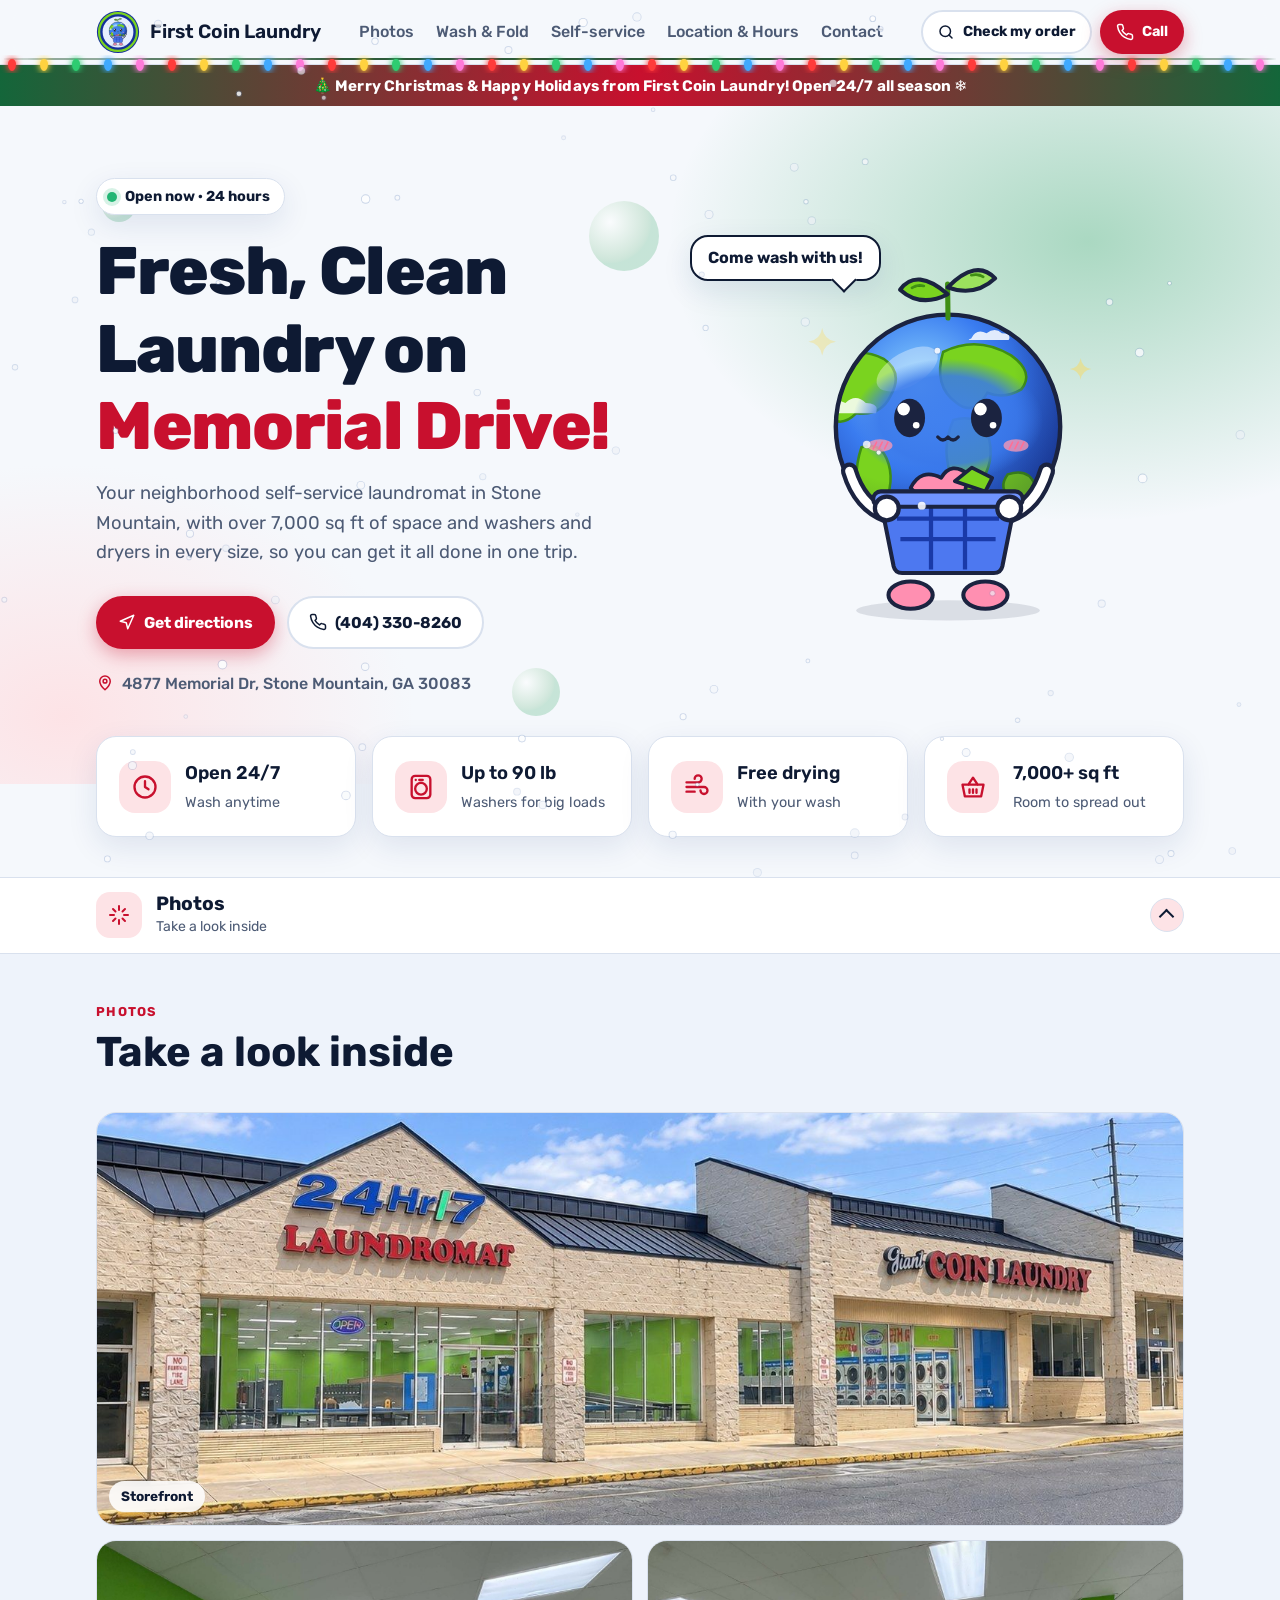
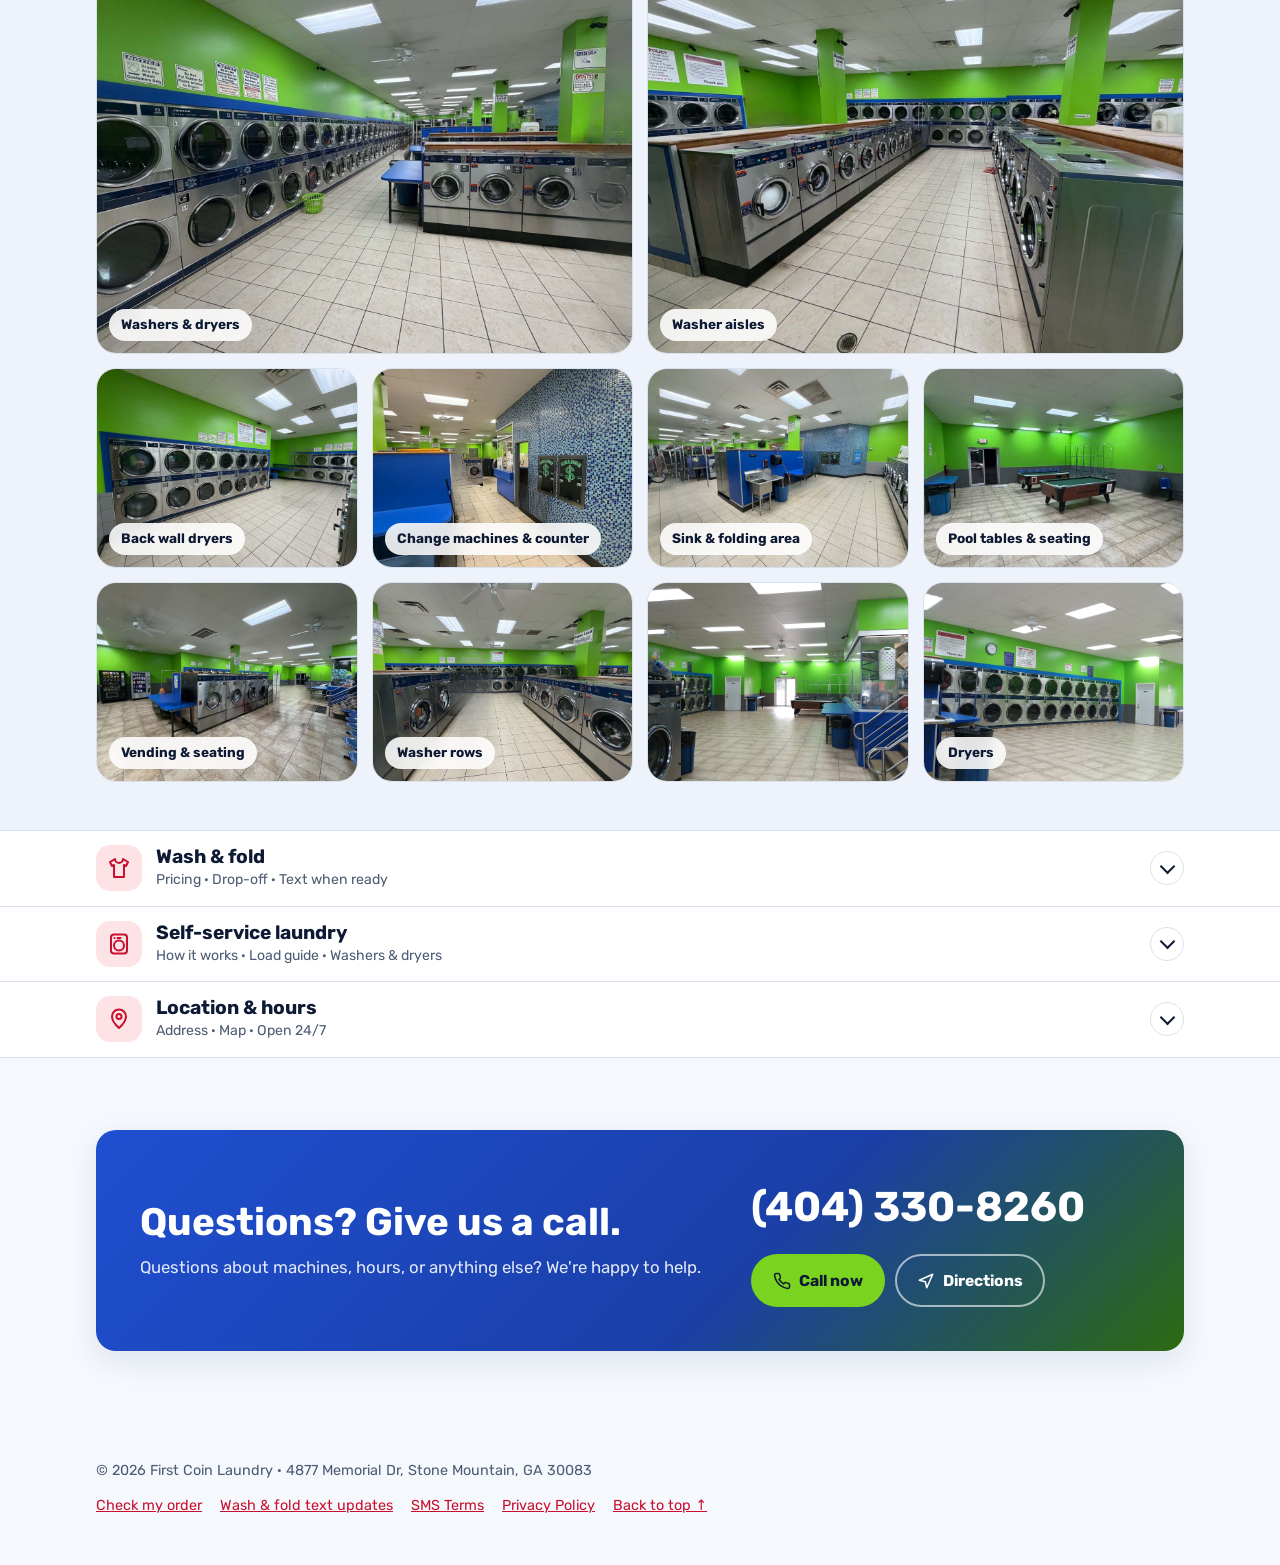
<file: index.html>
<!DOCTYPE html>
<html lang="en">
<head>
  <meta charset="UTF-8">
  <meta name="viewport" content="width=device-width, initial-scale=1.0">
  <title>First Coin Laundry · Stone Mountain, GA</title>
  <meta name="description" content="First Coin Laundry — self-service laundromat at 4877 Memorial Dr, Stone Mountain, GA 30083. Over 7,000 sq ft with washers from 20 to 90 lb. Open 24/7. Call (404) 330-8260.">
  <meta property="og:title" content="First Coin Laundry · Stone Mountain, GA">
  <meta property="og:description" content="Self-service laundromat on Memorial Drive in Stone Mountain, GA.">
  <meta property="og:type" content="website">
  <meta property="og:image" content="https://copper63546.github.io/FirstCoinLaundry.github.io/images/storefront.jpg">
  <link rel="icon" href="data:image/svg+xml,%3Csvg xmlns='http://www.w3.org/2000/svg' viewBox='0 0 64 64'%3E%3Crect x='6' y='4' width='52' height='56' rx='10' fill='%231f4fd1'/%3E%3Ccircle cx='32' cy='36' r='16' fill='%23fff'/%3E%3Ccircle cx='32' cy='36' r='10' fill='%237ad31f'/%3E%3Ccircle cx='16' cy='13' r='3' fill='%23fff'/%3E%3C/svg%3E">
  <link rel="preconnect" href="https://fonts.googleapis.com">
  <link rel="preconnect" href="https://fonts.gstatic.com" crossorigin>
  <link href="https://fonts.googleapis.com/css2?family=Rubik:wght@400;500;600;700;800&display=swap" rel="stylesheet">

  <!-- Structured data so Google can show address, phone and hours -->
  <script type="application/ld+json">
  {
    "@context": "https://schema.org",
    "@type": "Laundromat",
    "name": "First Coin Laundry",
    "telephone": "+1-404-330-8260",
    "address": {
      "@type": "PostalAddress",
      "streetAddress": "4877 Memorial Dr",
      "addressLocality": "Stone Mountain",
      "addressRegion": "GA",
      "postalCode": "30083",
      "addressCountry": "US"
    },
    "image": "https://copper63546.github.io/FirstCoinLaundry.github.io/images/storefront.jpg",
    "hasMap": "https://www.google.com/maps/search/?api=1&query=First+Coin+Laundry+4877+Memorial+Dr+Stone+Mountain+GA+30083",
    "openingHoursSpecification": [{
      "@type": "OpeningHoursSpecification",
      "dayOfWeek": ["Monday","Tuesday","Wednesday","Thursday","Friday","Saturday","Sunday"],
      "opens": "00:00",
      "closes": "23:59"
    }]
  }
  </script>

  <style>
    :root {
      /* Store colors: royal-blue trim and lime-green walls */
      --bg: #f5f8fc;
      --surface: #ffffff;
      --surface-2: #eef3fb;
      --text: #0e1a33;
      --muted: #4d5b75;
      --primary: #1f4fd1;
      --primary-ink: #ffffff;
      --primary-soft: #dfe7fb;
      --aqua: #7ad31f;
      --lime-ink: #2f6b00;
      --sun: #ffc94d;
      --border: #d9e1ee;
      --shadow: 0 10px 30px rgba(20, 45, 120, 0.10);
      --radius: 20px;
    }
    @media (prefers-color-scheme: dark) {
      :root {
        --bg: #0a1020;
        --surface: #121a2e;
        --surface-2: #17213a;
        --text: #e9eefa;
        --muted: #a1adc6;
        --primary: #6d8dff;
        --primary-ink: #08102a;
        --primary-soft: #1d2a52;
        --aqua: #8fe33a;
        --lime-ink: #a6ee5c;
        --sun: #ffcf66;
        --border: #26314d;
        --shadow: 0 10px 30px rgba(0, 0, 0, 0.35);
      }
    }

    * { box-sizing: border-box; }
    html { scroll-behavior: smooth; }
    body {
      margin: 0;
      font-family: "Rubik", system-ui, -apple-system, "Segoe UI", Roboto, sans-serif;
      background: var(--bg);
      color: var(--text);
      line-height: 1.6;
      -webkit-font-smoothing: antialiased;
    }
    h1, h2, h3 { font-family: "Rubik", system-ui, sans-serif; font-weight: 700; line-height: 1.15; margin: 0; }
    a { color: var(--primary); }
    img { max-width: 100%; display: block; }
    .wrap { max-width: 1120px; margin: 0 auto; padding: 0 16px; }

    /* ---------- Nav ---------- */
    .nav {
      position: sticky; top: 0; z-index: 10;
      background: color-mix(in srgb, var(--bg) 85%, transparent);
      backdrop-filter: blur(10px);
      border-bottom: 1px solid var(--border);
    }
    .nav .wrap { display: flex; align-items: center; justify-content: space-between; height: 64px; gap: 16px; }
    .brand { display: flex; align-items: center; gap: 10px; text-decoration: none; color: var(--text); font-family: "Rubik", system-ui, sans-serif; font-weight: 600; font-size: 1.2rem; }
    .brand svg { width: 44px; height: 44px; flex: none; }
    .nav-links { display: flex; gap: 22px; }
    .nav-links a { color: var(--muted); text-decoration: none; font-weight: 500; white-space: nowrap; }
    .nav-links a:hover { color: var(--primary); }
    @media (max-width: 1100px) { .nav-links { display: none; } }

    .btn {
      display: inline-flex; align-items: center; gap: 8px;
      padding: 12px 20px; border-radius: 999px;
      font-weight: 700; text-decoration: none; font-size: 0.98rem;
      transition: transform .15s ease, box-shadow .15s ease, background .15s ease;
      border: 2px solid transparent; white-space: nowrap;
    }
    .btn svg { width: 18px; height: 18px; flex: none; }
    .btn-primary { background: var(--primary); color: var(--primary-ink); box-shadow: 0 6px 18px color-mix(in srgb, var(--primary) 35%, transparent); }
    .btn-primary:hover { transform: translateY(-2px); }
    .btn-ghost { background: var(--surface); color: var(--text); border-color: var(--border); }
    .btn-ghost:hover { border-color: var(--primary); color: var(--primary); }
    .btn-sm { padding: 8px 14px; font-size: 0.9rem; }

    /* ---------- Hero ---------- */
    .hero { position: relative; overflow: hidden; padding: 72px 0 88px; }
    .hero::before {
      content: ""; position: absolute; inset: 0;
      background:
        radial-gradient(600px 400px at 85% 20%, color-mix(in srgb, var(--aqua) 35%, transparent), transparent 70%),
        radial-gradient(500px 360px at 5% 90%, var(--primary-soft), transparent 70%);
      pointer-events: none;
    }
    .hero .wrap { position: relative; display: grid; grid-template-columns: 1.1fr 0.9fr; gap: 40px; align-items: center; }
    @media (max-width: 860px) { .hero .wrap { grid-template-columns: 1fr; } }
    .status {
      display: inline-flex; align-items: center; gap: 8px;
      background: var(--surface); border: 1px solid var(--border);
      padding: 6px 14px 6px 10px; border-radius: 999px;
      font-weight: 700; font-size: 0.9rem; box-shadow: var(--shadow);
    }
    .dot { width: 10px; height: 10px; border-radius: 50%; background: #22b573; box-shadow: 0 0 0 4px rgba(34,181,115,.18); }
    .dot.closed { background: #e5484d; box-shadow: 0 0 0 4px rgba(229,72,77,.18); }
    .hero h1 { font-size: clamp(2.5rem, 6vw, 4.2rem); font-weight: 800; margin: 18px 0 14px; letter-spacing: -0.02em; }
    .hero h1 span { color: var(--primary); }
    .hero p.lead { font-size: 1.15rem; color: var(--muted); max-width: 520px; margin: 0 0 28px; }
    .hero-ctas { display: flex; flex-wrap: wrap; gap: 12px; }
    .hero-addr { margin-top: 22px; color: var(--muted); font-weight: 500; display: flex; align-items: center; gap: 8px; }
    .hero-addr svg { width: 18px; height: 18px; color: var(--primary); flex: none; }

    .bubble { position: absolute; border-radius: 50%; background: radial-gradient(circle at 30% 30%, rgba(255,255,255,.9), color-mix(in srgb, var(--aqua) 40%, transparent) 60%); opacity: .55; animation: float 9s ease-in-out infinite; }
    @keyframes float { 0%,100% { transform: translateY(0); } 50% { transform: translateY(-18px); } }
    @keyframes spin { to { transform: rotate(360deg); } }
    @media (prefers-reduced-motion: reduce) { .bubble { animation: none; } html { scroll-behavior: auto; } }
    .hero-mascot { position: relative; justify-self: center; width: min(340px, 100%); }
    /* mascot:start */
    /* ---------- Earth-chan's moves (one class on .hero-mascot per act; see ACTS in the script) ---------- */
    .hero-mascot svg { width: 100%; height: auto; display: block; overflow: visible; transform-origin: 50% 95%; animation: jig 2.6s ease-in-out infinite; cursor: pointer; }
    .hero-mascot svg * { transform-box: fill-box; transform-origin: center; }
    @keyframes jig { 0%, 50%, 100% { transform: translateY(0) rotate(0); } 25% { transform: translateY(-7px) rotate(-3deg); } 75% { transform: translateY(-7px) rotate(3deg); } }

    /* what shows when nothing special is happening */
    .m-fx, .m-alt-eyes > *, .m-blush-big, .m-mouth, .m-camera, .m-waving { opacity: 0; }
    .m-smile, .m-basket, .m-eyes > * { opacity: 1; }
    .m-mouth, .m-basket, .m-camera, .m-waving, .m-eyes > *, .m-alt-eyes > *, .m-blush-big, .m-fx { transition: opacity .25s, transform .35s; }
    .m-eyes { animation: blink 5s infinite; }
    @keyframes blink { 0%, 93%, 100% { transform: scaleY(1); } 96% { transform: scaleY(.1); } }
    @keyframes pop { from { transform: scale(0); } 70% { transform: scale(1.25); } to { transform: scale(1); } }
    @keyframes sway { from { transform: rotate(-10deg); } to { transform: rotate(10deg); } }

    /* shared swaps */
    .hero-mascot:is(.whistle, .jump, .love, .bloom, .sparkle, .spin) .m-smile { opacity: 0; }
    .hero-mascot:is(.jump, .love, .bloom, .sparkle, .spin) .m-grin { opacity: 1; }
    .hero-mascot:is(.jump, .love, .sparkle, .sleepy) .m-eyes > * { opacity: 0; }
    .hero-mascot:is(.jump, .love, .sparkle) .m-happy { opacity: 1; }
    .hero-mascot:is(.photo, .wave) .m-basket { opacity: 0; transform: translateY(14px); }

    /* wave hello */
    .hero-mascot.wave .m-waving { opacity: 1; }
    .m-wave-arm { transform-origin: 0% 100% !important; }
    .hero-mascot.wave .m-wave-arm { animation: wave .45s ease-in-out infinite alternate; }
    @keyframes wave { from { transform: rotate(-14deg); } to { transform: rotate(16deg); } }

    /* whistle */
    .hero-mascot.whistle .m-whistle { opacity: 1; animation: pucker .5s ease-in-out infinite alternate; }
    @keyframes pucker { to { transform: scale(.75); } }
    .hero-mascot.whistle .m-notes { opacity: 1; }
    .m-notes > * { opacity: 0; }
    .hero-mascot.whistle .n1 { animation: note 1.4s ease-out infinite; }
    .hero-mascot.whistle .n2 { animation: note 1.4s ease-out .7s infinite; }
    @keyframes note { 0% { opacity: 0; transform: translate(-10px, 10px) rotate(-10deg); } 25% { opacity: 1; } 100% { opacity: 0; transform: translate(14px, -26px) rotate(12deg); } }

    /* big jumps */
    .hero-mascot.jump svg { animation: hop .8s cubic-bezier(.3, 0, .4, 1) 5; }
    @keyframes hop { 0%, 100% { transform: translateY(0) scale(1, 1); } 15% { transform: translateY(0) scale(1.08, .9); } 45% { transform: translateY(-34px) scale(.95, 1.06); } 80% { transform: translateY(0) scale(1.06, .93); } }

    /* love */
    .hero-mascot.love .m-blush-big { opacity: .8; }
    .hero-mascot.love .m-hearts { opacity: 1; }
    .m-hearts > * { opacity: 0; }
    .hero-mascot.love .h1 { animation: heart 1.6s ease-out infinite; }
    .hero-mascot.love .h2 { animation: heart 1.6s ease-out .4s infinite; }
    .hero-mascot.love .h3 { animation: heart 1.6s ease-out .8s infinite; }
    @keyframes heart { 0% { opacity: 0; transform: translateY(8px) scale(.3); } 30% { opacity: 1; transform: translateY(0) scale(1.15); } 100% { opacity: 0; transform: translateY(-22px) scale(.9); } }

    /* spin cycle */
    .hero-mascot.spin svg { animation: spinY 1.4s cubic-bezier(.5, 0, .3, 1) 3; transform-origin: 50% 50%; }
    @keyframes spinY { to { transform: rotateY(360deg); } }

    /* bloom: stems draw themselves out of the globe, then flowers pop open one after another */
    .hero-mascot.bloom .m-flower { opacity: 1; }
    .m-flower .st { stroke-dasharray: 1; stroke-dashoffset: 1; }
    .hero-mascot.bloom .m-flower .st { animation: grow .6s ease-out var(--d) both; }
    @keyframes grow { to { stroke-dashoffset: 0; } }
    .m-flower .fl { transform: scale(0); }
    .hero-mascot.bloom .m-flower .fl { animation: pop .5s ease-out var(--d) both, sway 1.6s ease-in-out calc(var(--d) + .5s) infinite alternate; }

    /* sparkle */
    .hero-mascot.sparkle .m-sparkles { opacity: 1; }
    .m-sparkles use { opacity: 0; }
    .hero-mascot.sparkle .s1 { animation: twinkle 1s ease-out infinite; }
    .hero-mascot.sparkle .s2 { animation: twinkle 1s ease-out .25s infinite; }
    .hero-mascot.sparkle .s3 { animation: twinkle 1s ease-out .5s infinite; }
    .hero-mascot.sparkle .s4 { animation: twinkle 1s ease-out .75s infinite; }
    .hero-mascot.sparkle .s5 { animation: twinkle 1s ease-out .4s infinite; }
    @keyframes twinkle { 0%, 100% { opacity: 0; transform: scale(.2) rotate(0); } 50% { opacity: 1; transform: scale(1.5) rotate(45deg); } }

    /* say cheese: a photo of the visitor */
    .hero-mascot.photo .m-camera { opacity: 1; }
    .hero-mascot.photo .m-eye-r { opacity: 0; }
    .hero-mascot.photo .m-wink { opacity: 1; }
    .hero-mascot.snap .m-bulb { fill: #ffffff; }
    .flash { position: fixed; inset: 0; z-index: 50; pointer-events: none; background: #ffffff; opacity: 0; }
    .flash.on { animation: flash .45s ease-out; }
    @keyframes flash { 15% { opacity: .5; } 100% { opacity: 0; } }

    /* nap */
    .hero-mascot.sleepy svg { animation: snooze 3s ease-in-out infinite; }
    @keyframes snooze { 0%, 100% { transform: rotate(-2deg) scale(1); } 50% { transform: rotate(2deg) scale(1.02, .98); } }
    .hero-mascot.sleepy .m-closed { opacity: 1; }
    .hero-mascot.sleepy .m-zzz { opacity: 1; }
    .m-zzz > * { opacity: 0; }
    .hero-mascot.sleepy .z1 { animation: zz 2.4s ease-out infinite; }
    .hero-mascot.sleepy .z2 { animation: zz 2.4s ease-out .6s infinite; }
    .hero-mascot.sleepy .z3 { animation: zz 2.4s ease-out 1.2s infinite; }
    @keyframes zz { 0% { opacity: 0; transform: translate(-6px, 8px); } 30% { opacity: 1; } 100% { opacity: 0; transform: translate(8px, -12px); } }

    @media (prefers-reduced-motion: reduce) { .hero-mascot svg, .hero-mascot svg * { animation: none !important; } .hero-mascot.bloom .m-flower .fl { transform: none; } .hero-mascot.bloom .m-flower .st { stroke-dashoffset: 0; } }
    /* mascot:end */
    .speech {
      position: absolute; top: -4%; left: -26%;
      background: var(--surface); color: var(--text); border: 2px solid var(--text);
      border-radius: 18px; padding: 8px 16px; font-weight: 700; white-space: nowrap;
      box-shadow: var(--shadow);
    }
    .speech::after {
      content: ""; position: absolute; right: 26px; bottom: -10px; width: 16px; height: 16px;
      background: var(--surface); border-right: 2px solid var(--text); border-bottom: 2px solid var(--text);
      transform: rotate(45deg);
    }
    @media (max-width: 860px) { .hero-mascot { width: 200px; order: -1; margin-top: 28px; } .speech { top: -22px; left: 50%; right: auto; transform: translateX(-10%); font-size: .85rem; padding: 6px 12px; } }


    /* ---------- Sections ---------- */
    section { padding: 72px 0; }
    .eyebrow { color: var(--primary); font-weight: 700; text-transform: uppercase; letter-spacing: .1em; font-size: .8rem; }
    .section-head { max-width: 640px; margin-bottom: 36px; }
    .section-head h2 { font-size: clamp(1.9rem, 4vw, 2.6rem); margin-top: 6px; }
    .section-head p { color: var(--muted); margin: 10px 0 0; font-size: 1.05rem; }
    .alt { background: var(--surface-2); }

    .card { background: var(--surface); border: 1px solid var(--border); border-radius: var(--radius); box-shadow: var(--shadow); }

    /* ---------- Feature stats ---------- */
    .stats { display: grid; grid-template-columns: repeat(4, 1fr); gap: 16px; margin-top: -48px; position: relative; z-index: 2; }
    @media (max-width: 860px) { .stats { grid-template-columns: repeat(2, 1fr); } }
    .stat { padding: 22px; display: flex; gap: 14px; align-items: center; }
    .stat .ico { width: 52px; height: 52px; border-radius: 16px; background: var(--primary-soft); color: var(--primary); display: grid; place-items: center; flex: none; }
    .stat .ico svg { width: 28px; height: 28px; }
    .stat b { display: block; font-family: "Rubik", system-ui, sans-serif; font-size: 1.15rem; font-weight: 600; }
    .stat span { color: var(--muted); font-size: .9rem; }
    @media (max-width: 480px) { .stat { flex-direction: column; align-items: flex-start; padding: 18px; } }

    /* ---------- How it works ---------- */
    .steps { display: grid; grid-template-columns: repeat(4, 1fr); gap: 18px; counter-reset: step; }
    @media (max-width: 860px) { .steps { grid-template-columns: repeat(2, 1fr); } }
    @media (max-width: 480px) { .steps { grid-template-columns: 1fr; } }
    .step { padding: 26px 22px; position: relative; }
    .step::before {
      counter-increment: step; content: counter(step);
      position: absolute; top: 18px; right: 20px;
      font-family: "Rubik", system-ui, sans-serif; font-size: 2.6rem; font-weight: 700;
      color: var(--primary-soft);
    }
    .step .ico { width: 56px; height: 56px; border-radius: 50%; background: var(--primary); color: var(--primary-ink); display: grid; place-items: center; margin-bottom: 16px; }
    .step .ico svg { width: 28px; height: 28px; }
    .step h3 { font-size: 1.25rem; margin-bottom: 6px; }
    .step p { margin: 0; color: var(--muted); }

    /* ---------- Machines ---------- */
    .machines { display: grid; grid-template-columns: repeat(5, minmax(0, 1fr)); gap: 16px; }
    @media (max-width: 1000px) { .machines { grid-template-columns: repeat(3, minmax(0, 1fr)); } }
    @media (max-width: 620px) { .machines { grid-template-columns: repeat(2, minmax(0, 1fr)); } }
    .machine { padding: 18px 16px 20px; display: flex; flex-direction: column; gap: 10px; }
    .machine .pic { height: 150px; display: grid; place-items: end center; background: radial-gradient(closest-side at 50% 100%, var(--primary-soft), transparent); border-radius: 14px; }
    .machine .pic img { max-height: 140px; width: auto; filter: drop-shadow(0 8px 10px rgba(14, 26, 51, .18)); }
    .size { font-size: 1.9rem; font-weight: 800; line-height: 1; letter-spacing: -0.02em; }
    .size small { font-size: .95rem; font-weight: 600; color: var(--muted); letter-spacing: 0; margin-left: 2px; }
    .machine h3 { font-size: 1.05rem; }
    .model { color: var(--muted); font-size: .82rem; }
    .meter { height: 8px; border-radius: 999px; background: var(--surface-2); overflow: hidden; }
    .meter span { display: block; height: 100%; border-radius: inherit; background: linear-gradient(90deg, var(--primary), var(--aqua)); }
    .machine p { margin: 0; color: var(--muted); font-size: .9rem; }
    .sub-head { display: flex; align-items: baseline; gap: 12px; flex-wrap: wrap; margin: 40px 0 16px; }
    .sub-head h3 { font-size: 1.4rem; }
    .sub-head p { margin: 0; color: var(--muted); }
    .dryers { display: grid; grid-template-columns: repeat(2, minmax(0, 1fr)); gap: 16px; }
    @media (max-width: 620px) { .dryers { grid-template-columns: minmax(0, 1fr); } }
    .dryer { padding: 18px 20px; display: flex; align-items: center; gap: 20px; }
    .dryer img { height: 150px; width: auto; flex: none; filter: drop-shadow(0 8px 10px rgba(14, 26, 51, .18)); }
    .dryer > div { display: flex; flex-direction: column; gap: 8px; min-width: 0; }
    .dryer p { margin: 0; color: var(--muted); font-size: .92rem; }
    .credit { color: var(--muted); font-size: .8rem; margin-top: 18px; }

    /* ---------- Load guide ---------- */
    .load-guide { margin-top: 22px; padding: 26px; display: grid; grid-template-columns: minmax(0, 1fr) minmax(0, 1.35fr); gap: 28px; align-items: center; border-left: 6px solid #f0a020; }
    @media (max-width: 860px) { .load-guide { grid-template-columns: minmax(0, 1fr); } }
    .lg-warn { display: inline-flex; align-items: center; gap: 8px; font-weight: 700; font-size: .8rem; letter-spacing: .1em; text-transform: uppercase; color: var(--text); background: color-mix(in srgb, #f0a020 22%, var(--surface)); border-radius: 999px; padding: 4px 12px 4px 8px; }
    .lg-warn svg { width: 20px; height: 20px; }
    .load-guide h3 { font-size: 1.45rem; margin: 12px 0 8px; }
    .load-guide p { margin: 0; color: var(--muted); }
    .lg-legend { list-style: none; padding: 0; margin: 14px 0 0; display: flex; flex-direction: column; gap: 6px; font-weight: 500; }
    .lg-legend li { display: flex; align-items: center; gap: 10px; }
    .lg-legend .sw { width: 22px; height: 0; border-top: 3px dashed; flex: none; }
    .lg-legend .sw.best { border-color: #22a55b; }
    .lg-legend .sw.max { border-color: #f0a020; }
    .lg-drums { display: grid; grid-template-columns: repeat(3, minmax(0, 1fr)); gap: 14px; }
    .lg-drum { margin: 0; display: flex; flex-direction: column; align-items: center; gap: 10px; text-align: center; }
    .lg-drum svg { width: 100%; max-width: 150px; height: auto; }
    .lg-drum figcaption b { display: block; font-size: 1.05rem; }
    .lg-drum figcaption span { color: var(--muted); font-size: .9rem; }
    .lg-drum.best b { color: #1c8a4c; }
    .lg-drum.max b { color: #b8730a; }
    .lg-drum.over b { color: #d93a3f; }
    @media (prefers-color-scheme: dark) { .lg-drum.best b { color: #4fd18a; } .lg-drum.max b { color: #ffbf4d; } .lg-drum.over b { color: #ff7a7e; } }

    /* ---------- Wash & fold ---------- */
    .wf { display: grid; grid-template-columns: minmax(0, 1fr) minmax(0, 1fr); gap: 22px; align-items: start; }
    @media (max-width: 860px) { .wf { grid-template-columns: minmax(0, 1fr); } }
    .wf-price { padding: 28px; display: flex; flex-direction: column; gap: 20px; border-top: 6px solid var(--aqua); }
    .wf-main { display: flex; align-items: center; gap: 14px; }
    .wf-big { font-size: clamp(3.4rem, 8vw, 4.6rem); font-weight: 800; line-height: 1; color: var(--primary); letter-spacing: -0.03em; }
    .wf-unit { color: var(--muted); font-weight: 600; line-height: 1.3; }
    .wf-list { list-style: none; margin: 0; padding: 0; display: flex; flex-direction: column; gap: 12px; }
    .wf-list li { display: flex; flex-direction: column; padding-left: 16px; border-left: 3px solid var(--primary-soft); }
    .wf-list b { font-size: 1.15rem; }
    .wf-list span { color: var(--muted); font-size: .95rem; }
    .wf-example { background: var(--surface-2); border-radius: 14px; padding: 14px 16px; }
    .wf-example small { display: block; font-size: .72rem; font-weight: 700; letter-spacing: .1em; text-transform: uppercase; color: var(--muted); margin-bottom: 6px; }
    .wf-rows div { display: flex; justify-content: space-between; gap: 12px; padding: 6px 0; border-bottom: 1px dashed var(--border); font-variant-numeric: tabular-nums; }
    .wf-rows div:last-child { border-bottom: 0; }
    .wf-rows span { color: var(--muted); }
    .wf-side { display: flex; flex-direction: column; gap: 14px; }
    .wf-step { padding: 18px 20px; display: flex; gap: 16px; align-items: flex-start; }
    .wf-step .ico { width: 48px; height: 48px; border-radius: 14px; background: var(--primary-soft); color: var(--primary); display: grid; place-items: center; flex: none; }
    .wf-step .ico svg { width: 24px; height: 24px; }
    .wf-step h3 { font-size: 1.1rem; margin-bottom: 4px; }
    .wf-step p { margin: 0; color: var(--muted); }
    .wf-sms { border-left: 6px solid var(--aqua); }
    .wf-step a { font-weight: 600; white-space: nowrap; }

    /* ---------- Location ---------- */
    .loc { display: grid; grid-template-columns: 0.85fr 1.15fr; gap: 22px; }
    @media (max-width: 860px) { .loc { grid-template-columns: 1fr; } }
    .loc-info { padding: 28px; display: flex; flex-direction: column; gap: 20px; }
    .loc-row { display: flex; gap: 14px; align-items: flex-start; }
    .loc-row .ico { width: 44px; height: 44px; border-radius: 14px; background: var(--primary-soft); color: var(--primary); display: grid; place-items: center; flex: none; }
    .loc-row .ico svg { width: 22px; height: 22px; }
    .loc-row small { display: block; color: var(--muted); font-weight: 700; text-transform: uppercase; letter-spacing: .08em; font-size: .72rem; }
    .loc-row strong { font-size: 1.05rem; }
    .loc-row a { text-decoration: none; }
    .loc-actions { display: flex; flex-wrap: wrap; gap: 10px; margin-top: auto; }
    .map { overflow: hidden; min-height: 380px; padding: 0; position: relative; }
    .map iframe { width: 100%; height: 100%; min-height: 380px; border: 0; display: block; }

    /* ---------- Hours ---------- */
    .hours-grid { display: grid; grid-template-columns: 0.9fr 1.1fr; gap: 22px; align-items: stretch; }
    @media (max-width: 860px) { .hours-grid { grid-template-columns: 1fr; } }
    .clock-card { padding: 32px; display: flex; flex-direction: column; align-items: center; justify-content: center; text-align: center; gap: 14px; }
    .clock-card svg { width: 170px; height: 170px; }
    .clock-card h3 { font-size: 1.8rem; }
    .clock-card p { margin: 0; color: var(--muted); }
    .hours-list { padding: 12px 28px; }
    .hours-list table { width: 100%; border-collapse: collapse; }
    .hours-list td { padding: 14px 4px; border-bottom: 1px solid var(--border); }
    .hours-list tr:last-child td { border-bottom: 0; }
    .hours-list td:last-child { text-align: right; font-weight: 700; }
    .hours-list tr.today td { color: var(--primary); }
    .hours-list tr.today td:first-child::after { content: "Today"; margin-left: 10px; font-size: .72rem; font-weight: 700; background: var(--primary-soft); color: var(--primary); padding: 2px 8px; border-radius: 999px; vertical-align: 2px; }
    .note { color: var(--muted); font-size: .9rem; margin-top: 14px; }

    /* ---------- Gallery ---------- */
    .gallery { display: grid; grid-template-columns: repeat(4, 1fr); grid-auto-rows: 200px; grid-auto-flow: dense; gap: 14px; }
    .gallery figure { margin: 0; position: relative; overflow: hidden; border-radius: var(--radius); border: 1px solid var(--border); background: var(--surface); }
    .gallery figure.big { grid-column: span 2; grid-row: span 2; }
    .gallery figure.wide { grid-column: span 2; }
    .gallery figure.full { grid-column: 1 / -1; grid-row: span 2; }
    @media (max-width: 760px) {
      .gallery { grid-template-columns: repeat(2, 1fr); grid-auto-rows: 160px; }
      .gallery figure.big { grid-column: span 2; grid-row: span 2; }
      .gallery figure.full { grid-row: span 1; }
    }
    .gallery img { position: absolute; inset: 0; width: 100%; height: 100%; object-fit: cover; }
    .gallery figcaption {
      position: absolute; left: 12px; bottom: 12px;
      background: color-mix(in srgb, var(--surface) 88%, transparent);
      backdrop-filter: blur(6px);
      padding: 5px 12px; border-radius: 999px; font-weight: 700; font-size: .85rem;
    }
    .gallery img { transition: transform .4s ease; }
    .gallery figure:hover img { transform: scale(1.04); }

    /* ---------- Contact ---------- */
    .contact { padding: 44px; display: grid; grid-template-columns: 1.2fr 0.8fr; gap: 28px; align-items: center;
      background: linear-gradient(135deg, #1f4fd1, #1a3fa8 60%, #2c6a10);
      color: #fff; border: 0; }
    .contact h2 { font-size: clamp(1.8rem, 4vw, 2.4rem); }
    .contact p { color: rgba(255,255,255,.88); margin: 10px 0 0; font-size: 1.05rem; }
    .contact .phone { font-family: "Rubik", system-ui, sans-serif; font-size: clamp(1.8rem, 5vw, 2.6rem); font-weight: 700; color: #fff; text-decoration: none; display: block; margin-bottom: 14px; }
    .contact .btn-light { background: #7ad31f; color: #0e1a33; }
    .contact .btn-outline { border-color: rgba(255,255,255,.6); color: #fff; }
    .contact .btn-outline:hover { background: rgba(255,255,255,.12); }
    .contact-ctas { display: flex; flex-wrap: wrap; gap: 10px; }
    @media (max-width: 760px) { .contact { grid-template-columns: 1fr; padding: 30px 22px; } }

    /* ---------- Dropdown groups ---------- */
    .groups { margin-top: 40px; border-bottom: 1px solid var(--border); }
    .group { border-top: 1px solid var(--border); scroll-margin-top: 64px; }
    .group > summary {
      list-style: none; cursor: pointer; user-select: none;
      position: sticky; top: 64px; z-index: 5;
      background: color-mix(in srgb, var(--surface) 94%, transparent);
      backdrop-filter: blur(10px);
    }
    .group > summary::-webkit-details-marker { display: none; }
    .group > summary .wrap { display: flex; align-items: center; gap: 14px; padding-top: 14px; padding-bottom: 14px; }
    .group[open] > summary { border-bottom: 1px solid var(--border); }
    .g-ico { width: 46px; height: 46px; border-radius: 14px; background: var(--primary-soft); color: var(--primary); display: grid; place-items: center; flex: none; }
    .g-ico svg { width: 24px; height: 24px; }
    .g-txt { flex: 1; min-width: 0; display: flex; flex-direction: column; }
    .g-txt b { font-size: 1.2rem; line-height: 1.25; }
    .g-txt small { color: var(--muted); font-size: .88rem; }
    .chev { width: 34px; height: 34px; border-radius: 50%; border: 1px solid var(--border); display: grid; place-items: center; flex: none; transition: transform .2s ease, background .2s ease; }
    .chev::before { content: ""; width: 9px; height: 9px; border-right: 2.5px solid var(--text); border-bottom: 2.5px solid var(--text); transform: translateY(-2px) rotate(45deg); }
    .group[open] .chev { transform: rotate(180deg); background: var(--primary-soft); }
    .group > summary:hover .g-txt b { color: var(--primary); }
    .group > summary:focus-visible { outline: 3px solid var(--primary); outline-offset: -3px; }
    .group section { padding: 48px 0; scroll-margin-top: 140px; }
    .group section + section { padding-top: 0; }
    .group section.alt + section, .group section + section.alt { padding-top: 48px; }

    /* ---------- Phone menu ---------- */
    .menu { position: relative; display: none; }
    .menu > summary { list-style: none; cursor: pointer; }
    .menu > summary::-webkit-details-marker { display: none; }
    .menu-list {
      position: absolute; right: 0; top: calc(100% + 10px); width: min(260px, calc(100vw - 32px));
      background: var(--surface); border: 1px solid var(--border); border-radius: 16px; box-shadow: var(--shadow);
      padding: 8px; display: flex; flex-direction: column;
    }
    .menu-list a { padding: 12px 14px; border-radius: 10px; color: var(--text); text-decoration: none; font-weight: 600; }
    .menu-list a:hover, .menu-list a:focus-visible { background: var(--primary-soft); color: var(--primary); }
    .menu-list hr { border: 0; border-top: 1px solid var(--border); margin: 6px 0; }
    .nav-right { display: flex; align-items: center; gap: 8px; }
    @media (max-width: 1100px) { .menu { display: block; } }
    @media (max-width: 760px) {
      .brand { font-size: 1.05rem; }
      .brand svg { width: 38px; height: 38px; }
    }
    /* Phones: drop the shop name and shorten the buttons so Menu, Check my order and Call fit */
    @media (max-width: 520px) { .brand-name { display: none; } .btn-order svg { display: none; } }
    .order-short { display: none; }
    @media (max-width: 430px) { .order-long { display: none; } .order-short { display: inline; } .nav-right { gap: 6px; } .nav-right .btn-sm { padding: 8px 12px; } }
    @media (max-width: 360px) { .call-txt { display: none; } }
    /* Phones: the menu opens as a centered panel under the top bar, and section headers scroll away
       with the page instead of sticking over the tables and text below them */
    @media (max-width: 760px) {
      .menu { position: static; }
      .menu-list { position: fixed; left: 16px; right: 16px; top: 72px; width: auto; max-height: calc(100vh - 96px);
        overflow-y: auto; z-index: 20; }
      .menu-list a { text-align: center; font-size: 1.05rem; }
      .group > summary { position: static; backdrop-filter: none; background: var(--surface); }
      .group, .group section { scroll-margin-top: 72px; }
    }

    footer { padding: 36px 0 48px; color: var(--muted); font-size: .9rem; }
    footer .wrap { display: flex; flex-wrap: wrap; justify-content: space-between; gap: 12px; }
    .foot-links { display: flex; flex-wrap: wrap; gap: 8px 18px; }
  </style>
  <script src="holiday.js" defer></script>
</head>
<body>

  <!-- Shared icons -->
  <svg width="0" height="0" style="position:absolute" aria-hidden="true">
    <symbol id="i-pin" viewBox="0 0 24 24" fill="none" stroke="currentColor" stroke-width="2" stroke-linecap="round" stroke-linejoin="round"><path d="M12 21s-7-6.2-7-11.5A7 7 0 0 1 19 9.5C19 14.8 12 21 12 21z"/><circle cx="12" cy="9.5" r="2.5"/></symbol>
    <symbol id="i-phone" viewBox="0 0 24 24" fill="none" stroke="currentColor" stroke-width="2" stroke-linecap="round" stroke-linejoin="round"><path d="M22 16.9v3a2 2 0 0 1-2.2 2 19.8 19.8 0 0 1-8.6-3.1 19.5 19.5 0 0 1-6-6A19.8 19.8 0 0 1 2.1 4.2 2 2 0 0 1 4.1 2h3a2 2 0 0 1 2 1.7c.1 1 .4 1.9.7 2.8a2 2 0 0 1-.5 2.1L8 9.9a16 16 0 0 0 6 6l1.3-1.3a2 2 0 0 1 2.1-.4c.9.3 1.8.6 2.8.7a2 2 0 0 1 1.7 2z"/></symbol>
    <symbol id="i-search" viewBox="0 0 24 24" fill="none" stroke="currentColor" stroke-width="2" stroke-linecap="round" stroke-linejoin="round"><circle cx="11" cy="11" r="7"/><path d="M20 20l-4-4"/></symbol>
    <symbol id="i-clock" viewBox="0 0 24 24" fill="none" stroke="currentColor" stroke-width="2" stroke-linecap="round" stroke-linejoin="round"><circle cx="12" cy="12" r="9"/><path d="M12 7v5l3 2"/></symbol>
    <symbol id="i-nav" viewBox="0 0 24 24" fill="none" stroke="currentColor" stroke-width="2" stroke-linecap="round" stroke-linejoin="round"><path d="M3 11l18-8-8 18-2-8-8-2z"/></symbol>
    <symbol id="i-washer" viewBox="0 0 24 24" fill="none" stroke="currentColor" stroke-width="2" stroke-linecap="round" stroke-linejoin="round"><rect x="4" y="2.5" width="16" height="19" rx="3"/><circle cx="12" cy="13.5" r="5"/><path d="M7.5 6h.01M10.5 6h3"/></symbol>
    <symbol id="i-wind" viewBox="0 0 24 24" fill="none" stroke="currentColor" stroke-width="2" stroke-linecap="round" stroke-linejoin="round"><path d="M3 8h10a3 3 0 1 0-3-3M3 12h15a3 3 0 1 1-3 3M3 16h7"/></symbol>
    <symbol id="i-car" viewBox="0 0 24 24" fill="none" stroke="currentColor" stroke-width="2" stroke-linecap="round" stroke-linejoin="round"><path d="M5 17h14M5 17a2 2 0 1 1-4 0v-4l2.5-6h17L23 13v4a2 2 0 1 1-4 0M5 17h0M19 17h0"/><circle cx="6" cy="17" r="2"/><circle cx="18" cy="17" r="2"/></symbol>
    <symbol id="i-basket" viewBox="0 0 24 24" fill="none" stroke="currentColor" stroke-width="2" stroke-linecap="round" stroke-linejoin="round"><path d="M3 10h18l-2 10H5L3 10zM8 10l4-6 4 6M9 14v3M12 14v3M15 14v3"/></symbol>
    <symbol id="i-coin" viewBox="0 0 24 24" fill="none" stroke="currentColor" stroke-width="2" stroke-linecap="round" stroke-linejoin="round"><circle cx="12" cy="12" r="9"/><path d="M14.5 9a2.5 2 0 0 0-2.5-1.5c-1.4 0-2.5.8-2.5 2s1.1 1.7 2.5 2 2.5.8 2.5 2-1.1 2-2.5 2A2.5 2 0 0 1 9.5 15M12 6v1.5M12 16.5V18"/></symbol>
    <symbol id="i-shirt" viewBox="0 0 24 24" fill="none" stroke="currentColor" stroke-width="2" stroke-linecap="round" stroke-linejoin="round"><path d="M8 3 3 6l2 4 2-1v12h10V9l2 1 2-4-5-3a4 4 0 0 1-8 0z"/></symbol>
    <symbol id="i-sparkle" viewBox="0 0 24 24" fill="none" stroke="currentColor" stroke-width="2" stroke-linecap="round" stroke-linejoin="round"><path d="M12 3v4M12 17v4M3 12h4M17 12h4M6 6l2.5 2.5M15.5 15.5 18 18M6 18l2.5-2.5M15.5 8.5 18 6"/></symbol>
  </svg>

  <!-- Earth-chan mascot (logo badge + hero) -->
  <svg width="0" height="0" style="position:absolute" aria-hidden="true">
    <defs>
    <radialGradient id="ocean" cx=".38" cy=".32" r=".8"><stop offset="0" stop-color="#8fd8ff"/><stop offset=".45" stop-color="#3a7cf0"/><stop offset="1" stop-color="#16339e"/></radialGradient>
<radialGradient id="shade" cx=".3" cy=".25" r=".9"><stop offset=".55" stop-color="#0a1440" stop-opacity="0"/><stop offset="1" stop-color="#0a1440" stop-opacity=".38"/></radialGradient>
<radialGradient id="faceZone"><stop offset="0" stop-color="#3f7fef" stop-opacity=".95"/><stop offset=".72" stop-color="#3a78ea" stop-opacity=".85"/><stop offset="1" stop-color="#3a78ea" stop-opacity="0"/></radialGradient>
<linearGradient id="gold" x1="0" y1="0" x2="1" y2="1"><stop offset="0" stop-color="#fff0a8"/><stop offset=".5" stop-color="#ffc93c"/><stop offset="1" stop-color="#e59a12"/></linearGradient>
    <path id="spark" d="M0 -9 Q1.2 -1.2 9 0 Q1.2 1.2 0 9 Q-1.2 1.2 -9 0 Q-1.2 -1.2 0 -9 Z"/>
    <clipPath id="globeClip"><circle cx="70" cy="70" r="66"/></clipPath>
    <g id="land">
      <path d="M8 38 q15 -18 35 -8 q12 8 4 22 q-6 12 -20 10 q-10 10 -18 0 q-8 -12 -1 -24z"/>
      <path d="M30 82 q12 -4 16 10 q4 14 -6 30 q-6 8 -10 -4 q-6 -18 0 -36z"/>
      <path d="M78 26 q20 -10 40 2 q14 10 6 20 q-10 6 -20 2 q-8 14 -18 6 q-14 -10 -8 -30z"/>
      <path d="M84 66 q14 -4 20 8 q6 16 -6 32 q-8 8 -14 -4 q-8 -18 0 -36z"/>
      <path d="M116 98 q12 -4 16 6 q-2 10 -14 8 q-8 -6 -2 -14z"/>
    </g>
    <g id="clouds" fill="#ffffff" opacity=".85">
      <path d="M14 60 q4 -8 12 -4 q6 -6 12 0 q8 0 6 6 h-30 q-4 0 0 -2z"/>
      <path d="M88 112 q4 -8 12 -4 q6 -6 12 0 q8 0 6 6 h-30 q-4 0 0 -2z"/>
      <path d="M100 18 q3 -6 9 -3 q5 -4 9 0 q6 0 4 4 h-22 q-3 0 0 -1z"/>
    </g>
    </defs>
    <symbol id="blush" viewBox="0 0 24 12">
    <ellipse cx="12" cy="6" rx="11" ry="5.5" fill="#ff9ab5" opacity=".75"/>
    <path d="M6 9 L9 3 M11 9 L14 3 M16 9 L19 3" stroke="#ff6f96" stroke-width="1.4" stroke-linecap="round"/>
  </symbol>
    <symbol id="globe" viewBox="0 0 140 140">
    <circle cx="70" cy="70" r="66" fill="url(#ocean)"/>
    <g clip-path="url(#globeClip)">
      <g fill="#7ad31f" stroke="#3f8f14" stroke-width="1.5">
        <animateTransform attributeName="transform" type="translate" from="0 0" to="-140 0" dur="24s" repeatCount="indefinite"/>
        <use href="#land"/><use href="#land" x="140"/>
      </g>
      <g>
        <animateTransform attributeName="transform" type="translate" from="0 0" to="-140 0" dur="16s" repeatCount="indefinite"/>
        <use href="#clouds"/><use href="#clouds" x="140"/>
      </g>
      <circle cx="70" cy="70" r="66" fill="url(#shade)"/>
    </g>
    <ellipse cx="46" cy="36" rx="20" ry="10" fill="#ffffff" opacity=".35" transform="rotate(-30 46 36)"/>
    <circle cx="70" cy="70" r="66" fill="none" stroke="#1b2340" stroke-width="2.6"/>
  </symbol>
    <symbol id="e-body" viewBox="0 0 200 220">
    <ellipse cx="100" cy="212" rx="54" ry="6" fill="#1b2340" opacity=".12"/>
    <g fill="#ffd84d">
      <use href="#spark" transform="translate(26 54) scale(.9)"><animate attributeName="opacity" values="0;1;0" dur="2.2s" repeatCount="indefinite"/></use>
      <use href="#spark" transform="translate(178 70) scale(.7)"><animate attributeName="opacity" values="1;0;1" dur="2.6s" repeatCount="indefinite"/></use>
    </g>
    <ellipse cx="78" cy="203" rx="13" ry="8" fill="#ff8fb1" stroke="#1b2340" stroke-width="2.4"/>
    <ellipse cx="122" cy="203" rx="13" ry="8" fill="#ff8fb1" stroke="#1b2340" stroke-width="2.4"/>
    <use href="#globe" x="30" y="34" width="140" height="140"/>
    <!-- little sprout -->
    <g><animateTransform attributeName="transform" type="rotate" values="-6 100 40;6 100 40;-6 100 40" dur="2.4s" repeatCount="indefinite"/>
      <path d="M100 40 V20" stroke="#3f8f14" stroke-width="3" stroke-linecap="round"/>
      <path d="M100 26 q-18 -16 -28 -3 q12 11 28 3z" fill="#7ad31f" stroke="#1b2340" stroke-width="2.4" stroke-linejoin="round"/>
      <path d="M100 22 q17 -17 28 -5 q-12 11 -28 5z" fill="#9be15d" stroke="#1b2340" stroke-width="2.4" stroke-linejoin="round"/>
      <path d="M86 21 q-4 -1 -7 1 M114 15 q4 -1 7 1" stroke="#3f8f14" stroke-width="1.6" stroke-linecap="round"/>
    </g>
    <ellipse cx="100" cy="100" rx="56" ry="36" fill="url(#faceZone)"/>
  </symbol>
    <symbol id="e-face" viewBox="0 0 200 220">
    <ellipse cx="77.4" cy="98.8" rx="9.1" ry="11.3" fill="#1b2340"/><circle cx="73.9" cy="93.6" r="3.7" fill="#ffffff"/><circle cx="81.3" cy="103.1" r="1.95" fill="#ffffff"/>
    <ellipse cx="122.6" cy="98.8" rx="9.1" ry="11.3" fill="#1b2340"/><circle cx="119.1" cy="93.6" r="3.7" fill="#ffffff"/><circle cx="126.5" cy="103.1" r="1.95" fill="#ffffff"/>
    <use href="#blush" x="52" y="111" width="16" height="8"/><use href="#blush" x="132" y="111" width="16" height="8"/>
    <path d="M94 110 q3 3.5 6 0 q3 3.5 6 0" fill="none" stroke="#1b2340" stroke-width="2" stroke-linecap="round" stroke-linejoin="round"/>
  </symbol>
    <!-- arms + laundry basket -->
    <symbol id="e-arms" viewBox="0 0 200 220">
    <path d="M42 130 Q48 150 64 156" fill="none" stroke="#1b2340" stroke-width="10" stroke-linecap="round"/>
    <path d="M42 130 Q48 150 64 156" fill="none" stroke="#ffffff" stroke-width="5" stroke-linecap="round"/>
    <path d="M158 130 Q152 150 136 156" fill="none" stroke="#1b2340" stroke-width="10" stroke-linecap="round"/>
    <path d="M158 130 Q152 150 136 156" fill="none" stroke="#ffffff" stroke-width="5" stroke-linecap="round"/>
    <path d="M78 140 q6 -12 18 -6 q6 -10 16 -2 l-2 10 h-30 z" fill="#ff8fb1" stroke="#1b2340" stroke-width="2.2" stroke-linejoin="round"/>
    <path d="M104 136 l10 -8 l12 6 l-4 8 z" fill="#7ad31f" stroke="#1b2340" stroke-width="2.2" stroke-linejoin="round"/>
    <path d="M60 146 H140 L132 186 Q131 190 127 190 H73 Q69 190 68 186 Z" fill="#4d78f0" stroke="#1b2340" stroke-width="2.4" stroke-linejoin="round"/>
    <path d="M70 158 H130 M72 170 H128 M90 148 V188 M110 148 V188" stroke="#1a3aa8" stroke-width="2.5"/>
    <rect x="56" y="142" width="88" height="9" rx="4.5" fill="#6f94ff" stroke="#1b2340" stroke-width="2.4"/>
    <circle cx="64" cy="152" r="7" fill="#ffffff" stroke="#1b2340" stroke-width="2.5"/>
    <circle cx="136" cy="152" r="7" fill="#ffffff" stroke="#1b2340" stroke-width="2.5"/>
  </symbol>
    <symbol id="e-chan" viewBox="0 0 200 220">
      <use href="#e-body"/><use href="#e-face"/><use href="#e-arms"/>
    </symbol>
    <symbol id="mini-badge" viewBox="0 0 200 200">
      <circle cx="100" cy="100" r="96" fill="#14309a"/>
      <circle cx="100" cy="100" r="86" fill="none" stroke="#7ad31f" stroke-width="10"/>
      <circle cx="100" cy="100" r="70" fill="#e6efff"/>
      <svg x="38" y="30" width="124" height="136" viewBox="0 0 200 220"><use href="#e-chan"/></svg>
    </symbol>
  </svg>


  <header class="nav">
    <div class="wrap">
      <a class="brand" href="#top" aria-label="First Coin Laundry home">
        <svg viewBox="0 0 200 200" aria-hidden="true"><use href="#mini-badge"/></svg>
        <span class="brand-name">First Coin Laundry</span>
      </a>
      <nav class="nav-links" aria-label="Sections">
        <a href="#photos">Photos</a>
        <a href="#wash-fold">Wash &amp; Fold</a>
        <a href="#how">Self-service</a>
        <a href="#location">Location &amp; Hours</a>
        <a href="#contact">Contact</a>
      </nav>
      <div class="nav-right">
        <details class="menu">
          <summary class="btn btn-ghost btn-sm" aria-label="Open menu">Menu ▾</summary>
          <nav class="menu-list" aria-label="Menu">
            <a href="#g-photos">Photos</a>
            <a href="#g-wf">Wash &amp; fold</a>
            <a href="#g-self">Self-service laundry</a>
            <a href="#g-visit">Location &amp; hours</a>
            <a href="#contact">Contact</a>
          </nav>
        </details>
        <a class="btn btn-ghost btn-sm btn-order" href="status.html"><svg><use href="#i-search"/></svg><span class="order-long">Check my order</span><span class="order-short">My order</span></a>
        <a class="btn btn-primary btn-sm" href="tel:+14043308260" aria-label="Call (404) 330-8260"><svg><use href="#i-phone"/></svg><span class="call-txt">Call</span></a>
      </div>
    </div>
  </header>

  <main id="top">
    <!-- ================= HERO ================= -->
    <section class="hero">
      <span class="bubble" style="width:70px;height:70px;left:46%;top:14%"></span>
      <span class="bubble" style="width:34px;height:34px;left:8%;top:12%;animation-delay:-3s"></span>
      <span class="bubble" style="width:48px;height:48px;left:40%;bottom:10%;animation-delay:-6s"></span>
      <div class="wrap">
        <div>
          <span class="status"><span class="dot" id="statusDot"></span><span id="statusText">Open 24 hours</span></span>
          <h1>Fresh, Clean Laundry on <span>Memorial Drive!</span></h1>
          <p class="lead">Your neighborhood self-service laundromat in Stone Mountain, with over 7,000 sq ft of space and washers and dryers in every size, so you can get it all done in one trip.</p>
          <div class="hero-ctas">
            <a class="btn btn-primary" href="https://www.google.com/maps/dir/?api=1&destination=First+Coin+Laundry+4877+Memorial+Dr+Stone+Mountain+GA+30083" target="_blank" rel="noopener"><svg><use href="#i-nav"/></svg>Get directions</a>
            <a class="btn btn-ghost" href="tel:+14043308260"><svg><use href="#i-phone"/></svg>(404) 330-8260</a>
          </div>
          <div class="hero-addr"><svg><use href="#i-pin"/></svg>4877 Memorial Dr, Stone Mountain, GA 30083</div>
        </div>

        <div class="hero-mascot">
          <svg viewBox="0 0 200 220" role="img" aria-label="Earth-chan, the First Coin Laundry mascot, carrying a basket of laundry">
            <g class="m-fx m-sparkles" fill="#ffd84d" stroke="#1b2340" stroke-width=".8">
              <g transform="translate(30 70)"><use class="s1" href="#spark"/></g><g transform="translate(172 58)"><use class="s2" href="#spark"/></g>
              <g transform="translate(20 150)"><use class="s3" href="#spark"/></g><g transform="translate(182 140)"><use class="s4" href="#spark"/></g><g transform="translate(148 18)"><use class="s5" href="#spark"/></g>
            </g>
            <use href="#e-body"/>
            <!-- bloom: stems grow out of the globe one by one, then each opens a flower -->
            <defs><g id="m-bloom" stroke="#1b2340" stroke-width="1.4"><circle cx="0" cy="-6" r="4.5"/><circle cx="5.7" cy="-1.9" r="4.5"/><circle cx="3.5" cy="4.9" r="4.5"/><circle cx="-3.5" cy="4.9" r="4.5"/><circle cx="-5.7" cy="-1.9" r="4.5"/><circle r="3.4" fill="#ffd84d"/></g></defs>
            <g class="m-fx m-flower">
              <g fill="none" stroke="#3f8f14" stroke-width="3" stroke-linecap="butt">
                <path class="st" style="--d:0s" pathLength="1" d="M38 81 q-8 -1 -15 -5"/>
                <path class="st" style="--d:0.35s" pathLength="1" d="M162 81 q8 -1 15 -5"/>
                <path class="st" style="--d:0.8s" pathLength="1" d="M58 53 q-6 -6 -10 -13"/>
                <path class="st" style="--d:1.15s" pathLength="1" d="M142 53 q6 -6 10 -13"/>
              </g>
              <g transform="translate(23 76)"><g class="fl" style="--d:0.45s"><use href="#m-bloom" fill="#ff8fb1"/></g></g>
              <g transform="translate(177 76)"><g class="fl" style="--d:0.8s"><use href="#m-bloom" fill="#ffffff"/></g></g>
              <g transform="translate(48 40)"><g class="fl" style="--d:1.25s"><use href="#m-bloom" fill="#b98cff"/></g></g>
              <g transform="translate(152 40)"><g class="fl" style="--d:1.6s"><use href="#m-bloom" fill="#7fd0ff"/></g></g>
              <g transform="translate(100 12)"><g class="fl" style="--d:2.1s"><use href="#m-bloom" fill="#ff8fb1" transform="scale(1.4)"/></g></g>
            </g>
            <!-- eyes: normal, plus closed / happy / wink shapes the acts switch to -->
            <g class="m-eyes">
              <g class="m-eye-l"><ellipse cx="77.4" cy="98.8" rx="9.1" ry="11.3" fill="#1b2340"/><circle cx="73.9" cy="93.6" r="3.7" fill="#ffffff"/><circle cx="81.3" cy="103.1" r="1.95" fill="#ffffff"/></g>
              <g class="m-eye-r"><ellipse cx="122.6" cy="98.8" rx="9.1" ry="11.3" fill="#1b2340"/><circle cx="119.1" cy="93.6" r="3.7" fill="#ffffff"/><circle cx="126.5" cy="103.1" r="1.95" fill="#ffffff"/></g>
            </g>
            <g class="m-alt-eyes" fill="none" stroke="#1b2340" stroke-width="3.2" stroke-linecap="round">
              <path class="m-wink" d="M114 100 q8.6 -7 17.2 0"/>
              <g class="m-closed"><path d="M69 98 q8.4 7 16.8 0"/><path d="M114 98 q8.6 7 17.2 0"/></g>
              <g class="m-happy"><path d="M69 103 q8.4 -11 16.8 0"/><path d="M114 103 q8.6 -11 17.2 0"/></g>
            </g>
            <use href="#blush" x="52" y="111" width="16" height="8"/><use href="#blush" x="132" y="111" width="16" height="8"/>
            <g class="m-blush-big" fill="#ff8fb1"><ellipse cx="60" cy="115" rx="9" ry="5"/><ellipse cx="140" cy="115" rx="9" ry="5"/></g>
            <!-- mouths -->
            <path class="m-mouth m-smile" d="M94 110 q3 3.5 6 0 q3 3.5 6 0" fill="none" stroke="#1b2340" stroke-width="2" stroke-linecap="round" stroke-linejoin="round"/>
            <ellipse class="m-mouth m-whistle" cx="100" cy="112" rx="3" ry="3.6" fill="#1b2340"/>
            <path class="m-mouth m-grin" d="M92 108 q8 11 16 0 z" fill="#1b2340" stroke="#1b2340" stroke-width="1.6" stroke-linejoin="round"/>
            <!-- floating extras -->
            <g class="m-fx m-notes" fill="#1b2340">
              <g class="n1"><path d="M141 96 v-14 l8 -2 v12" fill="none" stroke="#1b2340" stroke-width="2" stroke-linecap="round"/><circle cx="139" cy="96" r="3"/><circle cx="147" cy="92" r="3"/></g>
              <g class="n2"><path d="M154 84 v-12" fill="none" stroke="#1b2340" stroke-width="2" stroke-linecap="round"/><circle cx="152" cy="84" r="3"/></g>
            </g>
            <g class="m-fx m-zzz" fill="#1b2340" font-family="Rubik, system-ui, sans-serif" font-weight="800">
              <text class="z1" x="140" y="70" font-size="14">z</text><text class="z2" x="150" y="54" font-size="18">z</text><text class="z3" x="162" y="34" font-size="22">Z</text>
            </g>
            <g class="m-fx m-hearts" fill="#ff5c8a" stroke="#1b2340" stroke-width="1.4">
              <path class="h1" d="M52 46 c0 -5 -7 -5 -7 0 c0 4 7 8 7 10 c0 -2 7 -6 7 -10 c0 -5 -7 -5 -7 0z"/>
              <path class="h2" d="M150 40 c0 -6 -9 -6 -9 0 c0 5 9 10 9 12 c0 -2 9 -7 9 -12 c0 -6 -9 -6 -9 0z"/>
              <path class="h3" d="M126 14 c0 -4 -6 -4 -6 0 c0 3 6 7 6 8 c0 -1 6 -5 6 -8 c0 -4 -6 -4 -6 0z"/>
            </g>
            <!-- arms: basket (default), camera, or waving -->
            <g class="m-basket"><use href="#e-arms"/></g>
            <g class="m-camera">
              <path d="M42 130 Q50 136 68 134" fill="none" stroke="#1b2340" stroke-width="10" stroke-linecap="round"/>
              <path d="M42 130 Q50 136 68 134" fill="none" stroke="#ffffff" stroke-width="5" stroke-linecap="round"/>
              <path d="M158 130 Q150 136 132 134" fill="none" stroke="#1b2340" stroke-width="10" stroke-linecap="round"/>
              <path d="M158 130 Q150 136 132 134" fill="none" stroke="#ffffff" stroke-width="5" stroke-linecap="round"/>
              <rect x="86" y="111" width="18" height="8" rx="3" fill="#1b2340"/>
              <rect x="68" y="116" width="64" height="38" rx="9" fill="#ff8fb1" stroke="#1b2340" stroke-width="2.6"/>
              <circle cx="100" cy="135" r="12" fill="#4d78f0" stroke="#1b2340" stroke-width="2.6"/>
              <circle cx="100" cy="135" r="5.5" fill="#1a3aa8"/><circle cx="97" cy="132" r="2" fill="#ffffff"/>
              <rect class="m-bulb" x="118" y="121" width="8" height="5" rx="2" fill="#ffd84d" stroke="#1b2340" stroke-width="1.5"/>
              <circle cx="68" cy="134" r="7" fill="#ffffff" stroke="#1b2340" stroke-width="2.5"/>
              <circle cx="132" cy="134" r="7" fill="#ffffff" stroke="#1b2340" stroke-width="2.5"/>
            </g>
            <g class="m-waving">
              <path d="M42 130 Q38 150 48 164" fill="none" stroke="#1b2340" stroke-width="10" stroke-linecap="round"/>
              <path d="M42 130 Q38 150 48 164" fill="none" stroke="#ffffff" stroke-width="5" stroke-linecap="round"/>
              <circle cx="48" cy="165" r="7" fill="#ffffff" stroke="#1b2340" stroke-width="2.5"/>
              <g class="m-wave-arm">
                <path d="M158 130 Q176 116 174 92" fill="none" stroke="#1b2340" stroke-width="10" stroke-linecap="round"/>
                <path d="M158 130 Q176 116 174 92" fill="none" stroke="#ffffff" stroke-width="5" stroke-linecap="round"/>
                <circle cx="174" cy="90" r="7.5" fill="#ffffff" stroke="#1b2340" stroke-width="2.5"/>
              </g>
            </g>
          </svg>
          <span class="speech" aria-live="polite">Come wash with us!</span>
        </div>
      </div>
    </section>

    <!-- ================= QUICK STATS ================= -->
    <div class="wrap">
      <div class="stats">
        <div class="card stat"><div class="ico"><svg><use href="#i-clock"/></svg></div><div><b id="statHours">Open 24/7</b><span>Wash anytime</span></div></div>
        <div class="card stat"><div class="ico"><svg><use href="#i-washer"/></svg></div><div><b>Up to 90 lb</b><span>Washers for big loads</span></div></div>
        <div class="card stat"><div class="ico"><svg><use href="#i-wind"/></svg></div><div><b>Free drying</b><span>With your wash</span></div></div>
        <div class="card stat"><div class="ico"><svg><use href="#i-basket"/></svg></div><div><b>7,000+ sq ft</b><span>Room to spread out</span></div></div>
      </div>
    </div>

    <div class="groups">
    <!-- ================= GROUP: PHOTOS ================= -->
    <details class="group" id="g-photos" open>
      <summary><div class="wrap">
        <span class="g-ico"><svg><use href="#i-sparkle"/></svg></span>
        <span class="g-txt"><b>Photos</b><small>Take a look inside</small></span>
        <span class="chev" aria-hidden="true"></span>
      </div></summary>

    <!-- ================= PHOTOS ================= -->
    <section id="photos" class="alt">
      <div class="wrap">
        <div class="section-head">
          <div class="eyebrow">Photos</div>
          <h2>Take a look inside</h2>
        </div>
        <div class="gallery">
          <figure class="full">
            <img src="images/photos/store-front-2.jpg" alt="Storefront" loading="lazy">
            <figcaption>Storefront</figcaption>
          </figure>
          <figure class="big">
            <img src="images/photos/back-side-1.jpg" alt="Washers &amp; dryers" loading="lazy">
            <figcaption>Washers &amp; dryers</figcaption>
          </figure>
          <figure class="big">
            <img src="images/photos/view-1.jpg" alt="Washer aisles" loading="lazy">
            <figcaption>Washer aisles</figcaption>
          </figure>
          <figure>
            <img src="images/photos/back-side-2.jpg" alt="Back wall dryers" loading="lazy">
            <figcaption>Back wall dryers</figcaption>
          </figure>
          <figure>
            <img src="images/photos/office-area.jpg" alt="Change machines &amp; counter" loading="lazy">
            <figcaption>Change machines &amp; counter</figcaption>
          </figure>
          <figure>
            <img src="images/photos/sink-area.jpg" alt="Sink &amp; folding area" loading="lazy">
            <figcaption>Sink &amp; folding area</figcaption>
          </figure>
          <figure>
            <img src="images/photos/pool-table.jpg" alt="Pool tables &amp; seating" loading="lazy">
            <figcaption>Pool tables &amp; seating</figcaption>
          </figure>
          <figure>
            <img src="images/photos/west-side.jpg" alt="Vending &amp; seating" loading="lazy">
            <figcaption>Vending &amp; seating</figcaption>
          </figure>
          <figure>
            <img src="images/photos/view-4.jpg" alt="Washer rows" loading="lazy">
            <figcaption>Washer rows</figcaption>
          </figure>
          <figure>
            <img src="images/interior.jpg" alt="Inside First Coin Laundry" loading="lazy">
          </figure>
          <figure>
            <img src="images/dryers.jpg" alt="Dryers" loading="lazy">
            <figcaption>Dryers</figcaption>
          </figure>
        </div>
      </div>
    </section>

    </details>

    <!-- ================= GROUP: WASH & FOLD ================= -->
    <details class="group" id="g-wf">
      <summary><div class="wrap">
        <span class="g-ico"><svg><use href="#i-shirt"/></svg></span>
        <span class="g-txt"><b>Wash &amp; fold</b><small>Pricing · Drop-off · Text when ready</small></span>
        <span class="chev" aria-hidden="true"></span>
      </div></summary>

    <!-- ================= WASH & FOLD ================= -->
    <section id="wash-fold" class="alt">
      <div class="wrap">
        <div class="section-head">
          <div class="eyebrow">Wash &amp; fold service</div>
          <h2>Drop it off. We'll wash, dry and fold it.</h2>
          <p>Short on time? Leave your laundry with us and pick it up clean and neatly folded.</p>
        </div>
        <div class="wf">
          <div class="card wf-price">
            <div class="wf-main"><span class="wf-big">$11</span><span class="wf-unit">minimum<br>covers up to 10 lb</span></div>
            <ul class="wf-list">
              <li><b>$1 per lb</b><span>for every pound over 10 lb</span></li>
              <li><b>$5 per separate washer</b><span>if you want items washed apart, like whites or delicates</span></li>
            </ul>
            <div class="wf-example">
              <small>Examples</small>
              <div class="wf-rows">
                <div><span>8 lb</span><b>$11</b></div>
                <div><span>15 lb</span><b>$11 + 5 lb × $1 = $16</b></div>
                <div><span>15 lb + 1 separate washer</span><b>$16 + $5 = $21</b></div>
              </div>
            </div>
          </div>
          <div class="wf-side">
            <div class="card wf-step"><div class="ico"><svg><use href="#i-basket"/></svg></div><div><h3>Drop off</h3><p>Bring your laundry to the counter. We weigh it and write up your order.</p></div></div>
            <div class="card wf-step"><div class="ico"><svg><use href="#i-wind"/></svg></div><div><h3>We wash, dry &amp; fold</h3><p>Your clothes are washed, dried and folded for you. <a href="status.html">Check my order</a></p></div></div>
            <div class="card wf-step wf-sms"><div class="ico"><svg><use href="#i-phone"/></svg></div><div><h3>Get a text when it's ready</h3><p>Want a text when your order is done? Text JOIN to (770) 626-4576, then give us the same number at drop-off. <a href="sms.html">How text updates work</a></p></div></div>
          </div>
        </div>
      </div>
    </section>

    </details>

    <!-- ================= GROUP: SELF-SERVICE ================= -->
    <details class="group" id="g-self">
      <summary><div class="wrap">
        <span class="g-ico"><svg><use href="#i-washer"/></svg></span>
        <span class="g-txt"><b>Self-service laundry</b><small>How it works · Load guide · Washers &amp; dryers</small></span>
        <span class="chev" aria-hidden="true"></span>
      </div></summary>

    <!-- ================= HOW IT WORKS ================= -->
    <section id="how">
      <div class="wrap">
        <div class="section-head">
          <div class="eyebrow">How it works</div>
          <h2>Laundry day in four easy steps</h2>
          <p>Bring your clothes and detergent. We supply the machines.</p>
        </div>
        <div class="steps">
          <div class="card step"><div class="ico"><svg><use href="#i-basket"/></svg></div><h3>Load</h3><p>Pick a washer that fits your load. Fill it only up to 2/3 full, and half full is best.</p></div>
          <div class="card step"><div class="ico"><svg><use href="#i-coin"/></svg></div><h3>Pay &amp; wash</h3><p>Choose your cycle, start the machine, and relax while it runs. Need quarters or cash? We have a quarter machine and an ATM on site.</p></div>
          <div class="card step"><div class="ico"><svg><use href="#i-wind"/></svg></div><h3>Dry</h3><p>Move everything to a dryer. Drying is free with your wash.</p></div>
          <div class="card step"><div class="ico"><svg><use href="#i-shirt"/></svg></div><h3>Fold &amp; go</h3><p>Use our folding tables and head home with fresh, clean laundry.</p></div>
        </div>
        <div class="card load-guide">
          <div class="lg-text">
            <div class="lg-warn"><svg viewBox="0 0 24 24" aria-hidden="true"><path d="M12 3 2 21h20L12 3z" fill="#f0a020" stroke="#1b2340" stroke-width="1.6" stroke-linejoin="round"/><path d="M12 10v5" stroke="#1b2340" stroke-width="2.2" stroke-linecap="round"/><circle cx="12" cy="18" r="1.3" fill="#1b2340"/></svg>Caution</div>
            <h3>Don't overload the washer</h3>
            <p>Clothes need room to tumble. An overloaded washer doesn't clean well, can leave soap behind, and is hard on the machine. If it's too full, split it into two loads or use a bigger washer.</p>
            <ul class="lg-legend">
              <li><span class="sw best"></span>Half full: best clean</li>
              <li><span class="sw max"></span>2/3 full: the most you should load</li>
            </ul>
          </div>
          <div class="lg-drums">
            <figure class="lg-drum best"><svg viewBox="0 0 120 120" aria-hidden="true">
              <defs>
                <clipPath id="lg-glass1"><circle cx="60" cy="60" r="44"/></clipPath>
                <clipPath id="lg-fill1"><rect x="0" y="60.0" width="120" height="60.0"/></clipPath>
              </defs>
              <circle cx="60" cy="60" r="56" fill="#dbe2ec" stroke="#1b2340" stroke-width="3"/>
              <circle cx="60" cy="60" r="44" fill="#eaf6ff"/>
              <g clip-path="url(#lg-glass1)"><g clip-path="url(#lg-fill1)"><ellipse cx="40" cy="98" rx="18" ry="10" fill="#ff8fb1" stroke="#1b2340" stroke-width="1.5"/><ellipse cx="68" cy="100" rx="20" ry="11" fill="#7ad31f" stroke="#1b2340" stroke-width="1.5"/><ellipse cx="88" cy="92" rx="16" ry="10" fill="#ffc94d" stroke="#1b2340" stroke-width="1.5"/><ellipse cx="30" cy="84" rx="14" ry="9" fill="#6f94ff" stroke="#1b2340" stroke-width="1.5"/><ellipse cx="56" cy="86" rx="17" ry="10" fill="#ffffff" stroke="#1b2340" stroke-width="1.5"/><ellipse cx="80" cy="78" rx="16" ry="9" fill="#ff8fb1" stroke="#1b2340" stroke-width="1.5"/><ellipse cx="44" cy="70" rx="16" ry="9" fill="#ffc94d" stroke="#1b2340" stroke-width="1.5"/><ellipse cx="70" cy="66" rx="18" ry="10" fill="#6f94ff" stroke="#1b2340" stroke-width="1.5"/><ellipse cx="32" cy="58" rx="14" ry="9" fill="#7ad31f" stroke="#1b2340" stroke-width="1.5"/><ellipse cx="56" cy="52" rx="16" ry="9" fill="#ff8fb1" stroke="#1b2340" stroke-width="1.5"/><ellipse cx="84" cy="54" rx="14" ry="9" fill="#ffffff" stroke="#1b2340" stroke-width="1.5"/><ellipse cx="44" cy="40" rx="15" ry="9" fill="#6f94ff" stroke="#1b2340" stroke-width="1.5"/><ellipse cx="70" cy="36" rx="17" ry="9" fill="#7ad31f" stroke="#1b2340" stroke-width="1.5"/><ellipse cx="54" cy="24" rx="16" ry="8" fill="#ffc94d" stroke="#1b2340" stroke-width="1.5"/><ellipse cx="34" cy="28" rx="12" ry="8" fill="#ffffff" stroke="#1b2340" stroke-width="1.5"/><ellipse cx="82" cy="26" rx="12" ry="8" fill="#ff8fb1" stroke="#1b2340" stroke-width="1.5"/></g>
                <line x1="10" x2="110" y1="45.3" y2="45.3" stroke="#f0a020" stroke-width="2" stroke-dasharray="5 4"/>
                <line x1="10" x2="110" y1="60.0" y2="60.0" stroke="#22a55b" stroke-width="2" stroke-dasharray="5 4"/>
              </g>
              <path d="M30 40 A34 34 0 0 1 48 24" fill="none" stroke="#ffffff" stroke-width="4" stroke-linecap="round" opacity=".9"/>
              <circle cx="60" cy="60" r="44" fill="none" stroke="#1b2340" stroke-width="2.5"/>
            </svg><figcaption><b>&#10003; Best</b><span>1/2 full</span></figcaption></figure>
            <figure class="lg-drum max"><svg viewBox="0 0 120 120" aria-hidden="true">
              <defs>
                <clipPath id="lg-glass2"><circle cx="60" cy="60" r="44"/></clipPath>
                <clipPath id="lg-fill2"><rect x="0" y="45.3" width="120" height="74.7"/></clipPath>
              </defs>
              <circle cx="60" cy="60" r="56" fill="#dbe2ec" stroke="#1b2340" stroke-width="3"/>
              <circle cx="60" cy="60" r="44" fill="#eaf6ff"/>
              <g clip-path="url(#lg-glass2)"><g clip-path="url(#lg-fill2)"><ellipse cx="40" cy="98" rx="18" ry="10" fill="#ff8fb1" stroke="#1b2340" stroke-width="1.5"/><ellipse cx="68" cy="100" rx="20" ry="11" fill="#7ad31f" stroke="#1b2340" stroke-width="1.5"/><ellipse cx="88" cy="92" rx="16" ry="10" fill="#ffc94d" stroke="#1b2340" stroke-width="1.5"/><ellipse cx="30" cy="84" rx="14" ry="9" fill="#6f94ff" stroke="#1b2340" stroke-width="1.5"/><ellipse cx="56" cy="86" rx="17" ry="10" fill="#ffffff" stroke="#1b2340" stroke-width="1.5"/><ellipse cx="80" cy="78" rx="16" ry="9" fill="#ff8fb1" stroke="#1b2340" stroke-width="1.5"/><ellipse cx="44" cy="70" rx="16" ry="9" fill="#ffc94d" stroke="#1b2340" stroke-width="1.5"/><ellipse cx="70" cy="66" rx="18" ry="10" fill="#6f94ff" stroke="#1b2340" stroke-width="1.5"/><ellipse cx="32" cy="58" rx="14" ry="9" fill="#7ad31f" stroke="#1b2340" stroke-width="1.5"/><ellipse cx="56" cy="52" rx="16" ry="9" fill="#ff8fb1" stroke="#1b2340" stroke-width="1.5"/><ellipse cx="84" cy="54" rx="14" ry="9" fill="#ffffff" stroke="#1b2340" stroke-width="1.5"/><ellipse cx="44" cy="40" rx="15" ry="9" fill="#6f94ff" stroke="#1b2340" stroke-width="1.5"/><ellipse cx="70" cy="36" rx="17" ry="9" fill="#7ad31f" stroke="#1b2340" stroke-width="1.5"/><ellipse cx="54" cy="24" rx="16" ry="8" fill="#ffc94d" stroke="#1b2340" stroke-width="1.5"/><ellipse cx="34" cy="28" rx="12" ry="8" fill="#ffffff" stroke="#1b2340" stroke-width="1.5"/><ellipse cx="82" cy="26" rx="12" ry="8" fill="#ff8fb1" stroke="#1b2340" stroke-width="1.5"/></g>
                <line x1="10" x2="110" y1="45.3" y2="45.3" stroke="#f0a020" stroke-width="2" stroke-dasharray="5 4"/>
                <line x1="10" x2="110" y1="60.0" y2="60.0" stroke="#22a55b" stroke-width="2" stroke-dasharray="5 4"/>
              </g>
              <path d="M30 40 A34 34 0 0 1 48 24" fill="none" stroke="#ffffff" stroke-width="4" stroke-linecap="round" opacity=".9"/>
              <circle cx="60" cy="60" r="44" fill="none" stroke="#1b2340" stroke-width="2.5"/>
            </svg><figcaption><b>! Maximum</b><span>2/3 full</span></figcaption></figure>
            <figure class="lg-drum over"><svg viewBox="0 0 120 120" aria-hidden="true">
              <defs>
                <clipPath id="lg-glass3"><circle cx="60" cy="60" r="44"/></clipPath>
                <clipPath id="lg-fill3"><rect x="0" y="16.0" width="120" height="104.0"/></clipPath>
              </defs>
              <circle cx="60" cy="60" r="56" fill="#dbe2ec" stroke="#1b2340" stroke-width="3"/>
              <circle cx="60" cy="60" r="44" fill="#eaf6ff"/>
              <g clip-path="url(#lg-glass3)"><g clip-path="url(#lg-fill3)"><ellipse cx="40" cy="98" rx="18" ry="10" fill="#ff8fb1" stroke="#1b2340" stroke-width="1.5"/><ellipse cx="68" cy="100" rx="20" ry="11" fill="#7ad31f" stroke="#1b2340" stroke-width="1.5"/><ellipse cx="88" cy="92" rx="16" ry="10" fill="#ffc94d" stroke="#1b2340" stroke-width="1.5"/><ellipse cx="30" cy="84" rx="14" ry="9" fill="#6f94ff" stroke="#1b2340" stroke-width="1.5"/><ellipse cx="56" cy="86" rx="17" ry="10" fill="#ffffff" stroke="#1b2340" stroke-width="1.5"/><ellipse cx="80" cy="78" rx="16" ry="9" fill="#ff8fb1" stroke="#1b2340" stroke-width="1.5"/><ellipse cx="44" cy="70" rx="16" ry="9" fill="#ffc94d" stroke="#1b2340" stroke-width="1.5"/><ellipse cx="70" cy="66" rx="18" ry="10" fill="#6f94ff" stroke="#1b2340" stroke-width="1.5"/><ellipse cx="32" cy="58" rx="14" ry="9" fill="#7ad31f" stroke="#1b2340" stroke-width="1.5"/><ellipse cx="56" cy="52" rx="16" ry="9" fill="#ff8fb1" stroke="#1b2340" stroke-width="1.5"/><ellipse cx="84" cy="54" rx="14" ry="9" fill="#ffffff" stroke="#1b2340" stroke-width="1.5"/><ellipse cx="44" cy="40" rx="15" ry="9" fill="#6f94ff" stroke="#1b2340" stroke-width="1.5"/><ellipse cx="70" cy="36" rx="17" ry="9" fill="#7ad31f" stroke="#1b2340" stroke-width="1.5"/><ellipse cx="54" cy="24" rx="16" ry="8" fill="#ffc94d" stroke="#1b2340" stroke-width="1.5"/><ellipse cx="34" cy="28" rx="12" ry="8" fill="#ffffff" stroke="#1b2340" stroke-width="1.5"/><ellipse cx="82" cy="26" rx="12" ry="8" fill="#ff8fb1" stroke="#1b2340" stroke-width="1.5"/></g>
                <line x1="10" x2="110" y1="45.3" y2="45.3" stroke="#f0a020" stroke-width="2" stroke-dasharray="5 4"/>
                <line x1="10" x2="110" y1="60.0" y2="60.0" stroke="#22a55b" stroke-width="2" stroke-dasharray="5 4"/>
              </g>
              <path d="M30 40 A34 34 0 0 1 48 24" fill="none" stroke="#ffffff" stroke-width="4" stroke-linecap="round" opacity=".9"/>
              <circle cx="60" cy="60" r="44" fill="none" stroke="#1b2340" stroke-width="2.5"/>
            </svg><figcaption><b>&#10007; Too full</b><span>Packed to the top</span></figcaption></figure>
          </div>
        </div>
      </div>
    </section>

    <!-- ================= MACHINES ================= -->
    <section id="machines">
      <div class="wrap">
        <div class="section-head">
          <div class="eyebrow">Our machines</div>
          <h2>A washer for every size load</h2>
          <p>Commercial Dexter Express washers from 20 to 90 lb. Their high-speed spin pulls out more water, so your clothes come out ready for a faster dry.</p>
        </div>
        <div class="machines">
          <div class="card machine">
            <div class="pic"><img src="images/machines/t-350.png" alt="Dexter T-350 Express washer" loading="lazy" width="96" height="140"></div>
            <div class="size">20<small>lb</small></div>
            <div class="meter" aria-hidden="true"><span style="width:22%"></span></div>
            <h3>2-Load Washer</h3>
            <div class="model">Dexter T-350 Express</div>
            <p>Everyday clothes and small loads.</p>
          </div>
          <div class="card machine">
            <div class="pic"><img src="images/machines/t-450.png" alt="Dexter T-450 Express washer" loading="lazy" width="96" height="140"></div>
            <div class="size">30<small>lb</small></div>
            <div class="meter" aria-hidden="true"><span style="width:33%"></span></div>
            <h3>3-Load Washer</h3>
            <div class="model">Dexter T-450 Express</div>
            <p>A full week of family laundry or a stack of towels.</p>
          </div>
          <div class="card machine">
            <div class="pic"><img src="images/machines/t-750.png" alt="Dexter T-750 Express washer" loading="lazy" width="96" height="140"></div>
            <div class="size">50<small>lb</small></div>
            <div class="meter" aria-hidden="true"><span style="width:56%"></span></div>
            <h3>5-Load Washer</h3>
            <div class="model">Dexter T-750 Express</div>
            <p>Sheets, blankets, and big family loads.</p>
          </div>
          <div class="card machine">
            <div class="pic"><img src="images/machines/t-950.png" alt="Dexter T-950 Express washer" loading="lazy" width="96" height="140"></div>
            <div class="size">60<small>lb</small></div>
            <div class="meter" aria-hidden="true"><span style="width:67%"></span></div>
            <h3>6-Load Washer</h3>
            <div class="model">Dexter T-950 Express</div>
            <p>Comforters and bulky bedding.</p>
          </div>
          <div class="card machine">
            <div class="pic"><img src="images/machines/t-1450.png" alt="Dexter T-1450 Express washer" loading="lazy" width="96" height="140"></div>
            <div class="size">90<small>lb</small></div>
            <div class="meter" aria-hidden="true"><span style="width:100%"></span></div>
            <h3>9-Load Washer</h3>
            <div class="model">Dexter T-1450 Express</div>
            <p>Our biggest. King comforters, sleeping bags, and huge loads.</p>
          </div>
        </div>

        <div class="sub-head"><h3>Dryers</h3><p>Stacked Dexter dryers in two sizes.</p></div>
        <div class="dryers">
          <div class="card dryer">
            <img src="images/machines/stack-dryer.png" alt="Dexter stacked dryer" loading="lazy" width="77" height="150">
            <div>
              <div class="size">30<small>lb per dryer</small></div>
              <h3>Stack Dryer</h3>
              <div class="model">Dexter T-30X2</div>
              <p>Two dryers stacked in one unit. Right for most regular loads.</p>
            </div>
          </div>
          <div class="card dryer">
            <img src="images/machines/stack-dryer.png" alt="Dexter stacked dryer" loading="lazy" width="77" height="150">
            <div>
              <div class="size">50<small>lb per dryer</small></div>
              <h3>Large Stack Dryer</h3>
              <div class="model">Dexter T-50X2</div>
              <p>Extra room for bedding, towels, and loads from our big washers.</p>
            </div>
          </div>
        </div>
        <p class="credit">Machine photos are Dexter product images. Machines in the store may look slightly different.</p>
      </div>
    </section>
    </details>

    <!-- ================= GROUP: LOCATION &AMP; HOURS ================= -->
    <details class="group" id="g-visit">
      <summary><div class="wrap">
        <span class="g-ico"><svg><use href="#i-pin"/></svg></span>
        <span class="g-txt"><b>Location &amp; hours</b><small>Address · Map · Open 24/7</small></span>
        <span class="chev" aria-hidden="true"></span>
      </div></summary>

    <!-- ================= LOCATION ================= -->
    <section id="location" class="alt">
      <div class="wrap">
        <div class="section-head">
          <div class="eyebrow">Find us</div>
          <h2>Right on Memorial Drive</h2>
          <p>In Stone Mountain, DeKalb County. Tap the map for turn-by-turn directions.</p>
        </div>
        <div class="loc">
          <div class="card loc-info">
            <div class="loc-row"><div class="ico"><svg><use href="#i-pin"/></svg></div><div><small>Address</small><strong>4877 Memorial Dr<br>Stone Mountain, GA 30083</strong></div></div>
            <div class="loc-row"><div class="ico"><svg><use href="#i-phone"/></svg></div><div><small>Phone</small><strong><a href="tel:+14043308260">(404) 330-8260</a></strong></div></div>
            <div class="loc-row"><div class="ico"><svg><use href="#i-clock"/></svg></div><div><small>Hours</small><strong id="locHours">Open 24 hours, 7 days</strong></div></div>
            <div class="loc-row"><div class="ico"><svg><use href="#i-coin"/></svg></div><div><small>On site</small><strong>Quarter machine &amp; ATM</strong></div></div>
            <div class="loc-actions">
              <a class="btn btn-primary" href="https://www.google.com/maps/dir/?api=1&destination=First+Coin+Laundry+4877+Memorial+Dr+Stone+Mountain+GA+30083" target="_blank" rel="noopener"><svg><use href="#i-nav"/></svg>Directions</a>
              <a class="btn btn-ghost" href="https://www.google.com/maps/search/?api=1&query=First+Coin+Laundry+4877+Memorial+Dr+Stone+Mountain+GA+30083" target="_blank" rel="noopener"><svg><use href="#i-pin"/></svg>Open in Google Maps</a>
            </div>
          </div>
          <div class="card map">
            <iframe title="Map of First Coin Laundry, 4877 Memorial Dr, Stone Mountain, GA" loading="lazy" referrerpolicy="no-referrer-when-downgrade"
              src="https://www.google.com/maps?q=First+Coin+Laundry,+4877+Memorial+Dr,+Stone+Mountain,+GA+30083&output=embed"></iframe>
          </div>
        </div>
      </div>
    </section>

    <!-- ================= HOURS ================= -->
    <section id="hours">
      <div class="wrap">
        <div class="section-head">
          <div class="eyebrow">Hours</div>
          <h2>Come by when it suits you</h2>
        </div>
        <div class="hours-grid">
          <div class="card clock-card">
            <svg viewBox="0 0 200 200" aria-hidden="true">
              <circle cx="100" cy="100" r="92" fill="var(--primary-soft)"/>
              <circle cx="100" cy="100" r="74" fill="var(--surface)" stroke="var(--primary)" stroke-width="6"/>
              <g stroke="var(--muted)" stroke-width="4" stroke-linecap="round">
                <line x1="100" y1="34" x2="100" y2="44"/><line x1="166" y1="100" x2="156" y2="100"/>
                <line x1="100" y1="166" x2="100" y2="156"/><line x1="34" y1="100" x2="44" y2="100"/>
              </g>
              <line id="hHand" x1="100" y1="100" x2="100" y2="62" stroke="var(--text)" stroke-width="7" stroke-linecap="round"/>
              <line id="mHand" x1="100" y1="100" x2="100" y2="46" stroke="var(--primary)" stroke-width="5" stroke-linecap="round"/>
              <circle cx="100" cy="100" r="7" fill="var(--sun)"/>
            </svg>
            <h3 id="clockTitle">Open 24 / 7</h3>
            <p id="clockSub">Every day of the year</p>
          </div>
          <div class="card hours-list">
            <table><tbody id="hoursBody"></tbody></table>
            <p class="note">Holiday hours may vary. Please call ahead if you're unsure.</p>
          </div>
        </div>
      </div>
    </section>

    </details>
    </div>

    <!-- ================= CONTACT ================= -->
    <section id="contact">
      <div class="wrap">
        <div class="card contact">
          <div>
            <h2>Questions? Give us a call.</h2>
            <p>Questions about machines, hours, or anything else? We're happy to help.</p>
          </div>
          <div>
            <a class="phone" href="tel:+14043308260">(404) 330-8260</a>
            <div class="contact-ctas">
              <a class="btn btn-light" href="tel:+14043308260"><svg><use href="#i-phone"/></svg>Call now</a>
              <a class="btn btn-outline" href="https://www.google.com/maps/dir/?api=1&destination=First+Coin+Laundry+4877+Memorial+Dr+Stone+Mountain+GA+30083" target="_blank" rel="noopener"><svg><use href="#i-nav"/></svg>Directions</a>
            </div>
          </div>
        </div>
      </div>
    </section>
  </main>

  <footer>
    <div class="wrap">
      <span>&copy; <span id="year">2026</span> First Coin Laundry · 4877 Memorial Dr, Stone Mountain, GA 30083</span>
      <nav class="foot-links" aria-label="More"><a href="status.html">Check my order</a><a href="sms.html">Wash &amp; fold text updates</a><a href="sms-terms.html">SMS Terms</a><a href="privacy.html">Privacy Policy</a><a href="#top">Back to top ↑</a></nav>
    </div>
  </footer>

  <script>
    // ---- Edit hours here. Use 24-hour "HH:MM" times, or null for closed. ----
    // open: "00:00", close: "24:00" means open all day.
    const HOURS = {
      Sunday:    { open: "00:00", close: "24:00" },
      Monday:    { open: "00:00", close: "24:00" },
      Tuesday:   { open: "00:00", close: "24:00" },
      Wednesday: { open: "00:00", close: "24:00" },
      Thursday:  { open: "00:00", close: "24:00" },
      Friday:    { open: "00:00", close: "24:00" },
      Saturday:  { open: "00:00", close: "24:00" }
    };
    const TIME_ZONE = "America/New_York";

    const days = Object.keys(HOURS);
    const toMin = t => { const [h, m] = t.split(":").map(Number); return h * 60 + m; };
    const fmt = t => {
      const m = toMin(t) % 1440, h = Math.floor(m / 60), mm = m % 60;
      return `${h % 12 || 12}${mm ? ":" + String(mm).padStart(2, "0") : ""} ${h < 12 ? "AM" : "PM"}`;
    };
    const isAllDay = d => d && d.open === "00:00" && d.close === "24:00";
    const label = d => !d ? "Closed" : isAllDay(d) ? "Open 24 hours" : `${fmt(d.open)} – ${fmt(d.close)}`;

    // Current time in the store's time zone
    const parts = new Intl.DateTimeFormat("en-US", { timeZone: TIME_ZONE, weekday: "long", hour: "2-digit", minute: "2-digit", hourCycle: "h23" })
      .formatToParts(new Date()).reduce((o, p) => (o[p.type] = p.value, o), {});
    const today = parts.weekday, nowMin = Number(parts.hour) * 60 + Number(parts.minute);

    // Hours table, starting with Monday
    const order = ["Monday","Tuesday","Wednesday","Thursday","Friday","Saturday","Sunday"];
    document.getElementById("hoursBody").innerHTML = order.map(d =>
      `<tr class="${d === today ? "today" : ""}"><td>${d}</td><td>${label(HOURS[d])}</td></tr>`).join("");

    // Open/closed status
    const allOpen = days.every(d => isAllDay(HOURS[d]));
    const h = HOURS[today];
    const openNow = h && nowMin >= toMin(h.open) && nowMin < toMin(h.close);
    const dot = document.getElementById("statusDot"), txt = document.getElementById("statusText");
    if (allOpen) {
      txt.textContent = "Open now · 24 hours";
    } else {
      dot.classList.toggle("closed", !openNow);
      txt.textContent = openNow ? `Open now · until ${fmt(h.close)}` : "Closed now";
      document.getElementById("statHours").textContent = "Open daily";
      document.getElementById("locHours").textContent = h ? `Today: ${label(h)}` : "Closed today";
      document.getElementById("clockTitle").textContent = openNow ? "Open now" : "Closed now";
      document.getElementById("clockSub").textContent = h ? `Today: ${label(h)}` : "Closed today";
    }

    // Clock hands show the store's local time
    const hr = Number(parts.hour) % 12, mn = Number(parts.minute);
    document.getElementById("hHand").setAttribute("transform", `rotate(${hr * 30 + mn * 0.5} 100 100)`);
    document.getElementById("mHand").setAttribute("transform", `rotate(${mn * 6} 100 100)`);

    document.getElementById("year").textContent = new Date().getFullYear();

    // ---- Dropdown groups ----
    // Photos starts open; the rest start closed. Phones keep one open at a time.
    const groups = [...document.querySelectorAll("details.group")];
    const menu = document.querySelector("details.menu");
    const phone = matchMedia("(max-width: 760px)");
    let jumping = false;

    // Open the group holding a link's target before the browser scrolls to it
    const openFor = hash => {
      const el = hash && hash.length > 1 && document.getElementById(hash.slice(1));
      const g = el && (el.matches("details.group") ? el : el.closest("details.group"));
      if (g && !g.open) {
        jumping = true;
        if (phone.matches) groups.forEach(o => { if (o !== g) o.open = false; });
        g.open = true;
      }
      return el;
    };
    document.addEventListener("click", e => {
      const a = e.target.closest('a[href^="#"]');
      if (a) { openFor(a.getAttribute("href")); if (menu) menu.open = false; }
      else if (menu && menu.open && !menu.contains(e.target)) menu.open = false;
    });
    groups.forEach(g => g.addEventListener("toggle", () => {
      if (!g.open || !phone.matches) return;
      if (jumping) { jumping = false; return; }
      groups.forEach(o => { if (o !== g) o.open = false; });
      g.scrollIntoView({ block: "start" });
    }));
    if (location.hash) { const el = openFor(location.hash); if (el) requestAnimationFrame(() => el.scrollIntoView()); }

    // mascot:start
    // ---- Earth-chan's moves. She goes through them in order, resting a few seconds between each; tapping her takes a photo. ----
    // Each act adds its class to .hero-mascot for `ms`, and the CSS above does the drawing.
    const EarthChan = (() => {
      const box = document.querySelector(".hero-mascot"), speech = box.querySelector(".speech");
      const HELLO = speech.textContent;
      const calm = matchMedia("(prefers-reduced-motion: reduce)").matches;
      const flash = document.body.appendChild(Object.assign(document.createElement("div"), { className: "flash" }));
      const wait = ms => new Promise(r => setTimeout(r, ms));
      const REST = 3000;                                  // idle dancing between two moves
      const ACTS = {                                      // in the order she plays them
        wave:    { name: "Wave hello",  say: "Hi there, neighbor!",           ms: 4600 },
        whistle: { name: "Whistle",     say: "♪ Fwee-fwee ♪",       ms: 5200 },
        jump:    { name: "Big jumps",   say: "Boing! Boing!",                 ms: 4500 },
        love:    { name: "Love",        say: "I love fresh laundry!",         ms: 5000 },
        spin:    { name: "Spin cycle",  say: "Spin cycle! Wheee!",            ms: 4500 },
        bloom:   { name: "Bloom",       say: "Fresh as a daisy!",             ms: 5000 },
        sparkle: { name: "Sparkle",     say: "Squeaky clean!",                ms: 4800 },
        photo:   { name: "Say cheese",  say: "Say cheese!",                   ms: 5200,
                   async during() {
                     await wait(2000);
                     box.classList.add("snap"); flash.classList.remove("on"); void flash.offsetWidth; flash.classList.add("on");
                     speech.textContent = "Snap! Looking fresh!";
                     await wait(350); box.classList.remove("snap");
                   } },
        sleepy:  { name: "Nap",         say: "Zzz… the dryer's so warm", ms: 5800 }
      };
      const ORDER = Object.keys(ACTS);
      let busy = false, next = 0;
      async function play(name) {
        if (busy) return;
        const a = ACTS[name];
        busy = true;
        box.classList.add(name); speech.textContent = a.say;
        await Promise.all([wait(a.ms), a.during ? a.during() : null]);
        box.classList.remove(name); speech.textContent = HELLO;
        busy = false;
      }
      let auto = !calm;
      async function loop() {
        if (auto && !busy && !document.hidden && box.getBoundingClientRect().bottom > 0) {   // only while she's on screen
          await play(ORDER[next]);
          next = (next + 1) % ORDER.length;
        }
        setTimeout(loop, REST);
      }
      setTimeout(loop, REST);
      box.querySelector("svg").addEventListener("click", () => { if (!calm) play("photo"); });
      return { ACTS, ORDER, REST, play, setAuto: on => { auto = on; }, isBusy: () => busy, restart: () => { next = 0; if (!busy) { next = 1; play(ORDER[0]); } } };
    })();
    // mascot:end

    if (matchMedia("(prefers-reduced-motion: reduce)").matches) {
      document.querySelectorAll("svg").forEach(el => { try { el.pauseAnimations(); } catch (e) {} });
    }
  </script>
</body>
</html>
</file>
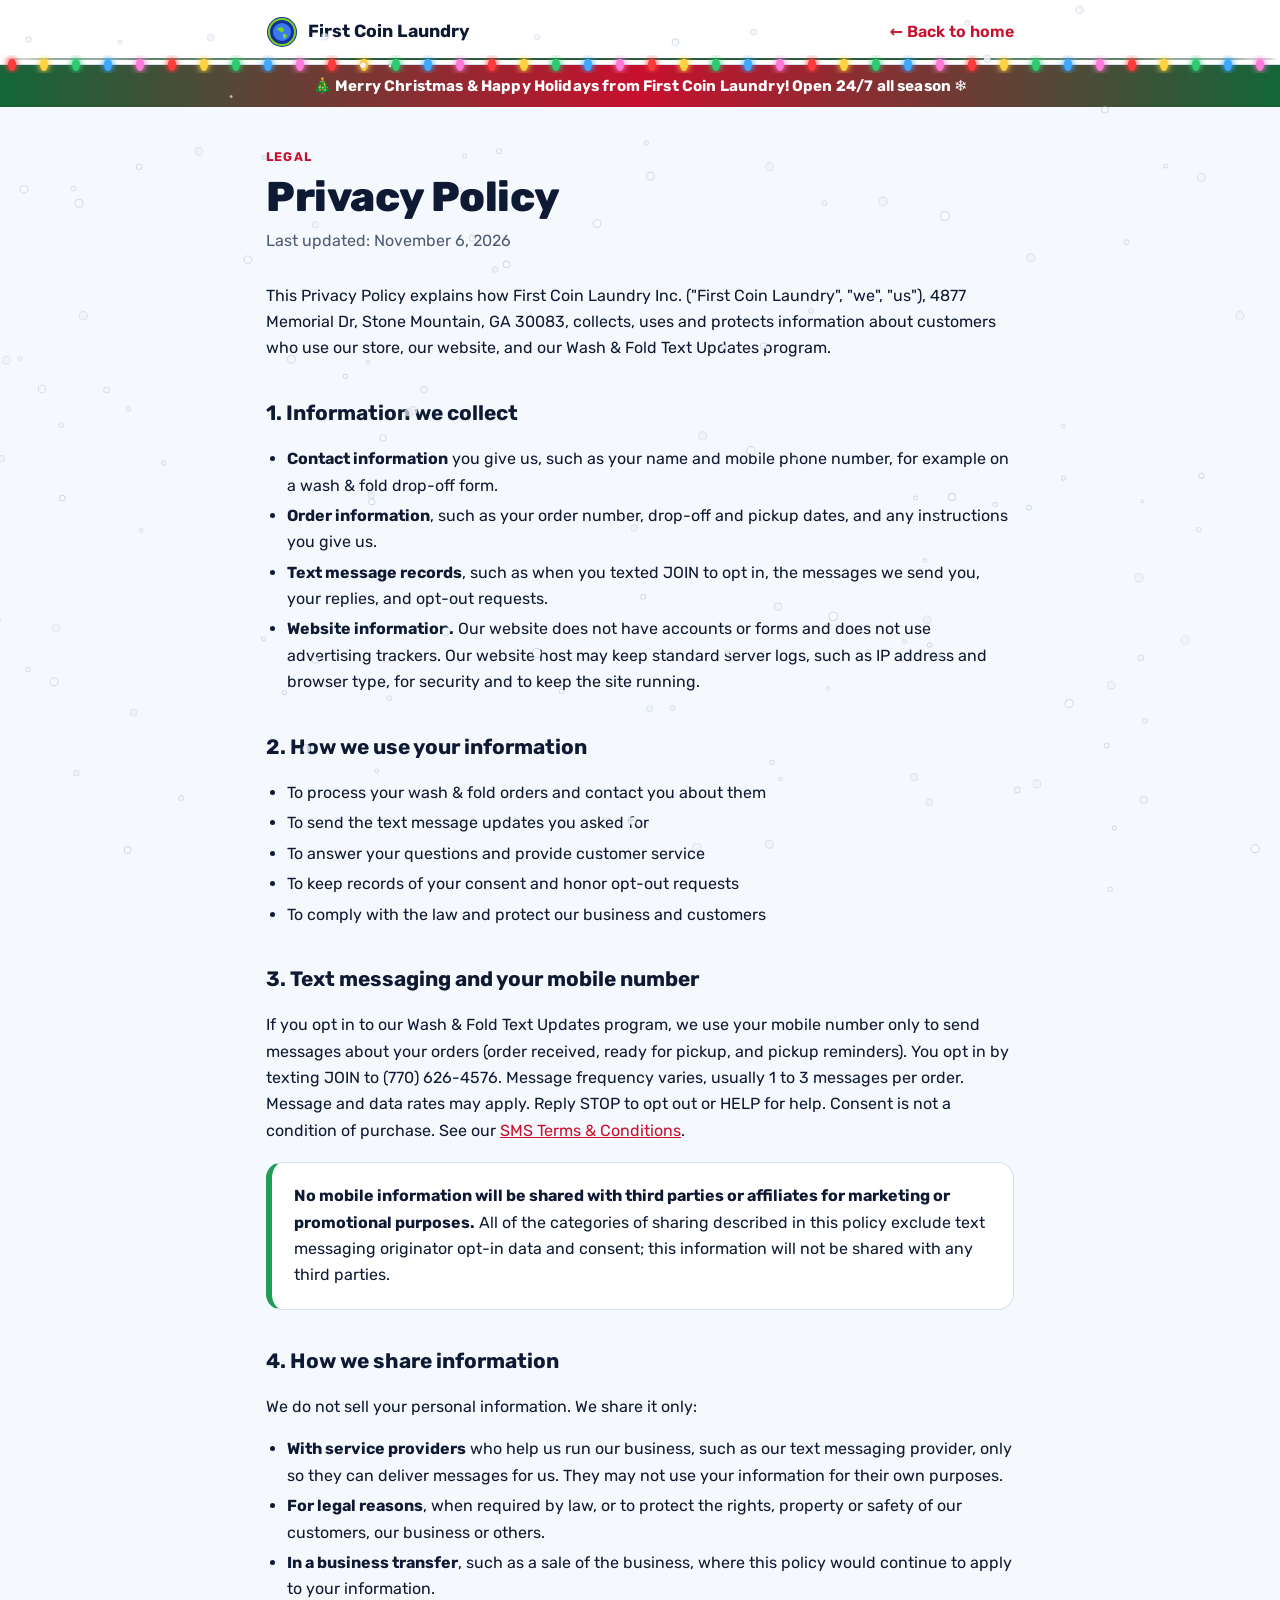
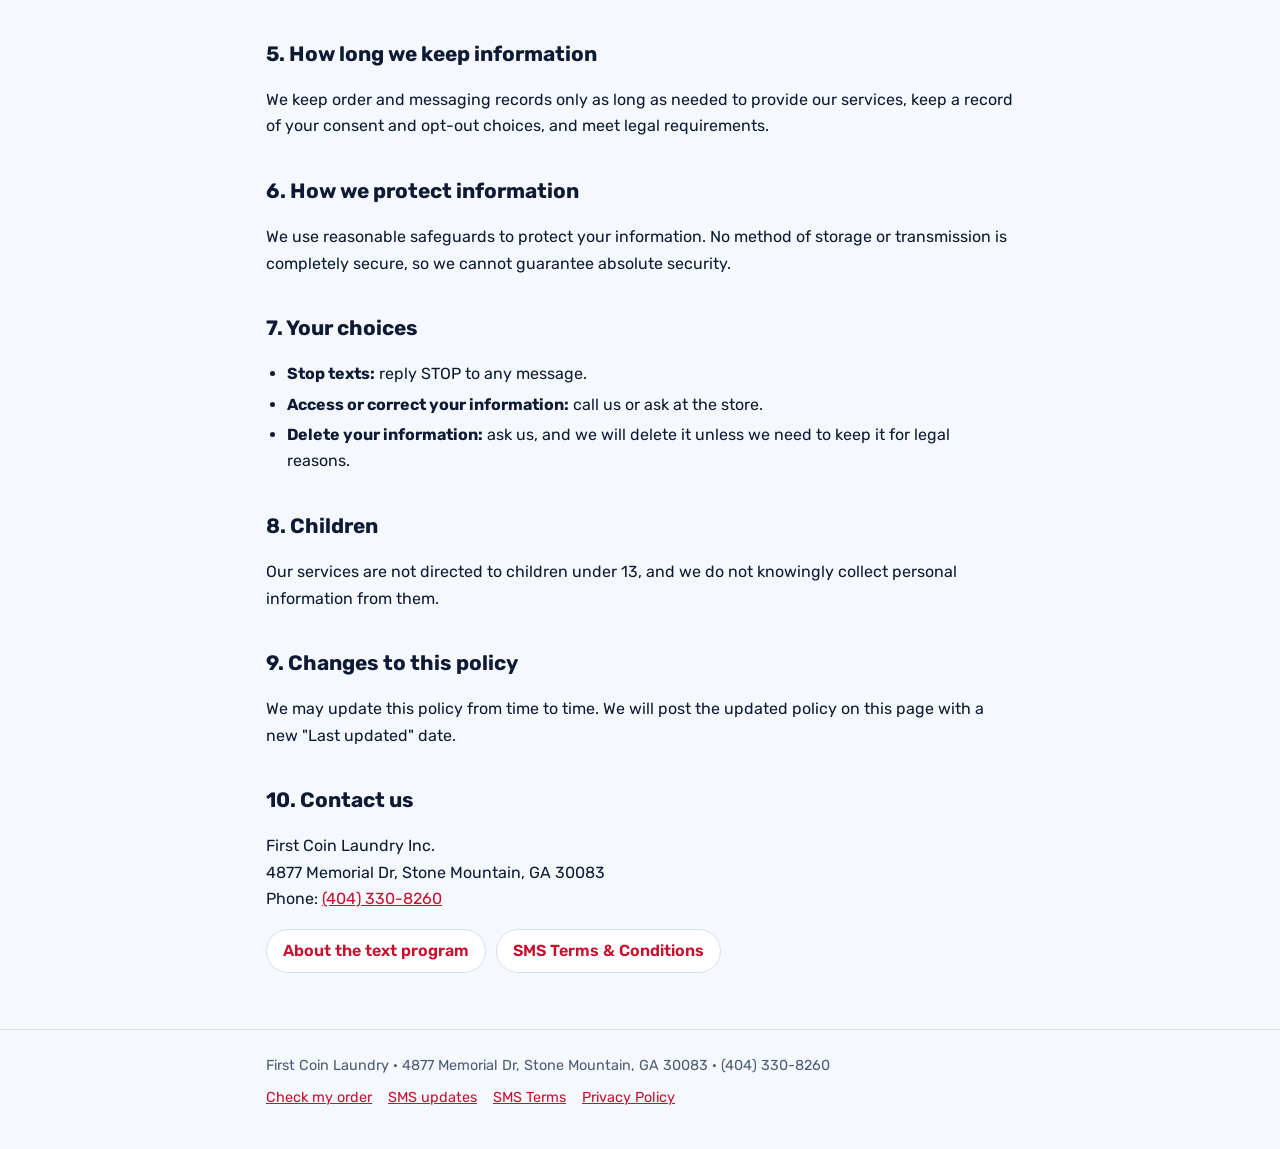
<file: privacy.html>
<!DOCTYPE html>
<html lang="en">
<head>
  <meta charset="UTF-8">
  <meta name="viewport" content="width=device-width, initial-scale=1.0">
  <title>Privacy Policy · First Coin Laundry</title>
  <meta name="description" content="How First Coin Laundry collects, uses and protects your information, including mobile numbers for wash & fold text updates.">
  <link rel="preconnect" href="https://fonts.googleapis.com">
  <link rel="preconnect" href="https://fonts.gstatic.com" crossorigin>
  <link href="https://fonts.googleapis.com/css2?family=Rubik:wght@400;500;600;700;800&display=swap" rel="stylesheet">
  <link rel="stylesheet" href="legal.css">
  <script src="holiday.js" defer></script>
</head>
<body>
  <header class="top">
    <div class="wrap">
      <a class="brand" href="index.html"><svg viewBox="0 0 64 64" aria-hidden="true"><circle cx="32" cy="32" r="30" fill="#14309a"/><circle cx="32" cy="32" r="26" fill="none" stroke="#7ad31f" stroke-width="4"/><circle cx="32" cy="32" r="18" fill="#3a7cf0"/><path d="M22 26 q6 -6 12 -2 q4 4 0 8 q-6 2 -12 -6z M34 36 q6 -2 8 4 q-2 6 -8 4z" fill="#7ad31f"/></svg>First Coin Laundry</a>
      <a class="back" href="index.html">&larr; Back to home</a>
    </div>
  </header>

  <main>
    <div class="wrap">
      <div class="eyebrow">Legal</div>
      <h1>Privacy Policy</h1>
      <p class="updated">Last updated: November 6, 2026</p>

      <p>This Privacy Policy explains how First Coin Laundry Inc. ("First Coin Laundry", "we", "us"), 4877 Memorial Dr, Stone Mountain, GA 30083, collects, uses and protects information about customers who use our store, our website, and our Wash &amp; Fold Text Updates program.</p>

      <h2>1. Information we collect</h2>
      <ul>
        <li><b>Contact information</b> you give us, such as your name and mobile phone number, for example on a wash &amp; fold drop-off form.</li>
        <li><b>Order information</b>, such as your order number, drop-off and pickup dates, and any instructions you give us.</li>
        <li><b>Text message records</b>, such as when you texted JOIN to opt in, the messages we send you, your replies, and opt-out requests.</li>
        <li><b>Website information.</b> Our website does not have accounts or forms and does not use advertising trackers. Our website host may keep standard server logs, such as IP address and browser type, for security and to keep the site running.</li>
      </ul>

      <h2>2. How we use your information</h2>
      <ul>
        <li>To process your wash &amp; fold orders and contact you about them</li>
        <li>To send the text message updates you asked for</li>
        <li>To answer your questions and provide customer service</li>
        <li>To keep records of your consent and honor opt-out requests</li>
        <li>To comply with the law and protect our business and customers</li>
      </ul>

      <h2>3. Text messaging and your mobile number</h2>
      <p>If you opt in to our Wash &amp; Fold Text Updates program, we use your mobile number only to send messages about your orders (order received, ready for pickup, and pickup reminders). You opt in by texting JOIN to (770) 626-4576. Message frequency varies, usually 1 to 3 messages per order. Message and data rates may apply. Reply STOP to opt out or HELP for help. Consent is not a condition of purchase. See our <a href="sms-terms.html">SMS Terms &amp; Conditions</a>.</p>
      <div class="card highlight">
        <p style="margin:0"><b>No mobile information will be shared with third parties or affiliates for marketing or promotional purposes.</b> All of the categories of sharing described in this policy exclude text messaging originator opt-in data and consent; this information will not be shared with any third parties.</p>
      </div>

      <h2>4. How we share information</h2>
      <p>We do not sell your personal information. We share it only:</p>
      <ul>
        <li><b>With service providers</b> who help us run our business, such as our text messaging provider, only so they can deliver messages for us. They may not use your information for their own purposes.</li>
        <li><b>For legal reasons</b>, when required by law, or to protect the rights, property or safety of our customers, our business or others.</li>
        <li><b>In a business transfer</b>, such as a sale of the business, where this policy would continue to apply to your information.</li>
      </ul>

      <h2>5. How long we keep information</h2>
      <p>We keep order and messaging records only as long as needed to provide our services, keep a record of your consent and opt-out choices, and meet legal requirements.</p>

      <h2>6. How we protect information</h2>
      <p>We use reasonable safeguards to protect your information. No method of storage or transmission is completely secure, so we cannot guarantee absolute security.</p>

      <h2>7. Your choices</h2>
      <ul>
        <li><b>Stop texts:</b> reply STOP to any message.</li>
        <li><b>Access or correct your information:</b> call us or ask at the store.</li>
        <li><b>Delete your information:</b> ask us, and we will delete it unless we need to keep it for legal reasons.</li>
      </ul>

      <h2>8. Children</h2>
      <p>Our services are not directed to children under 13, and we do not knowingly collect personal information from them.</p>

      <h2>9. Changes to this policy</h2>
      <p>We may update this policy from time to time. We will post the updated policy on this page with a new "Last updated" date.</p>

      <h2>10. Contact us</h2>
      <p>First Coin Laundry Inc.<br>4877 Memorial Dr, Stone Mountain, GA 30083<br>Phone: <a href="tel:+14043308260">(404) 330-8260</a></p>

      <div class="links">
        <a href="sms.html">About the text program</a>
        <a href="sms-terms.html">SMS Terms &amp; Conditions</a>
      </div>
    </div>
  </main>

  <footer>
    <div class="wrap">
      <span>First Coin Laundry · 4877 Memorial Dr, Stone Mountain, GA 30083 · (404) 330-8260</span>
      <nav aria-label="Legal"><a href="status.html">Check my order</a><a href="sms.html">SMS updates</a><a href="sms-terms.html">SMS Terms</a><a href="privacy.html">Privacy Policy</a></nav>
    </div>
  </footer>
</body>
</html>
</file>
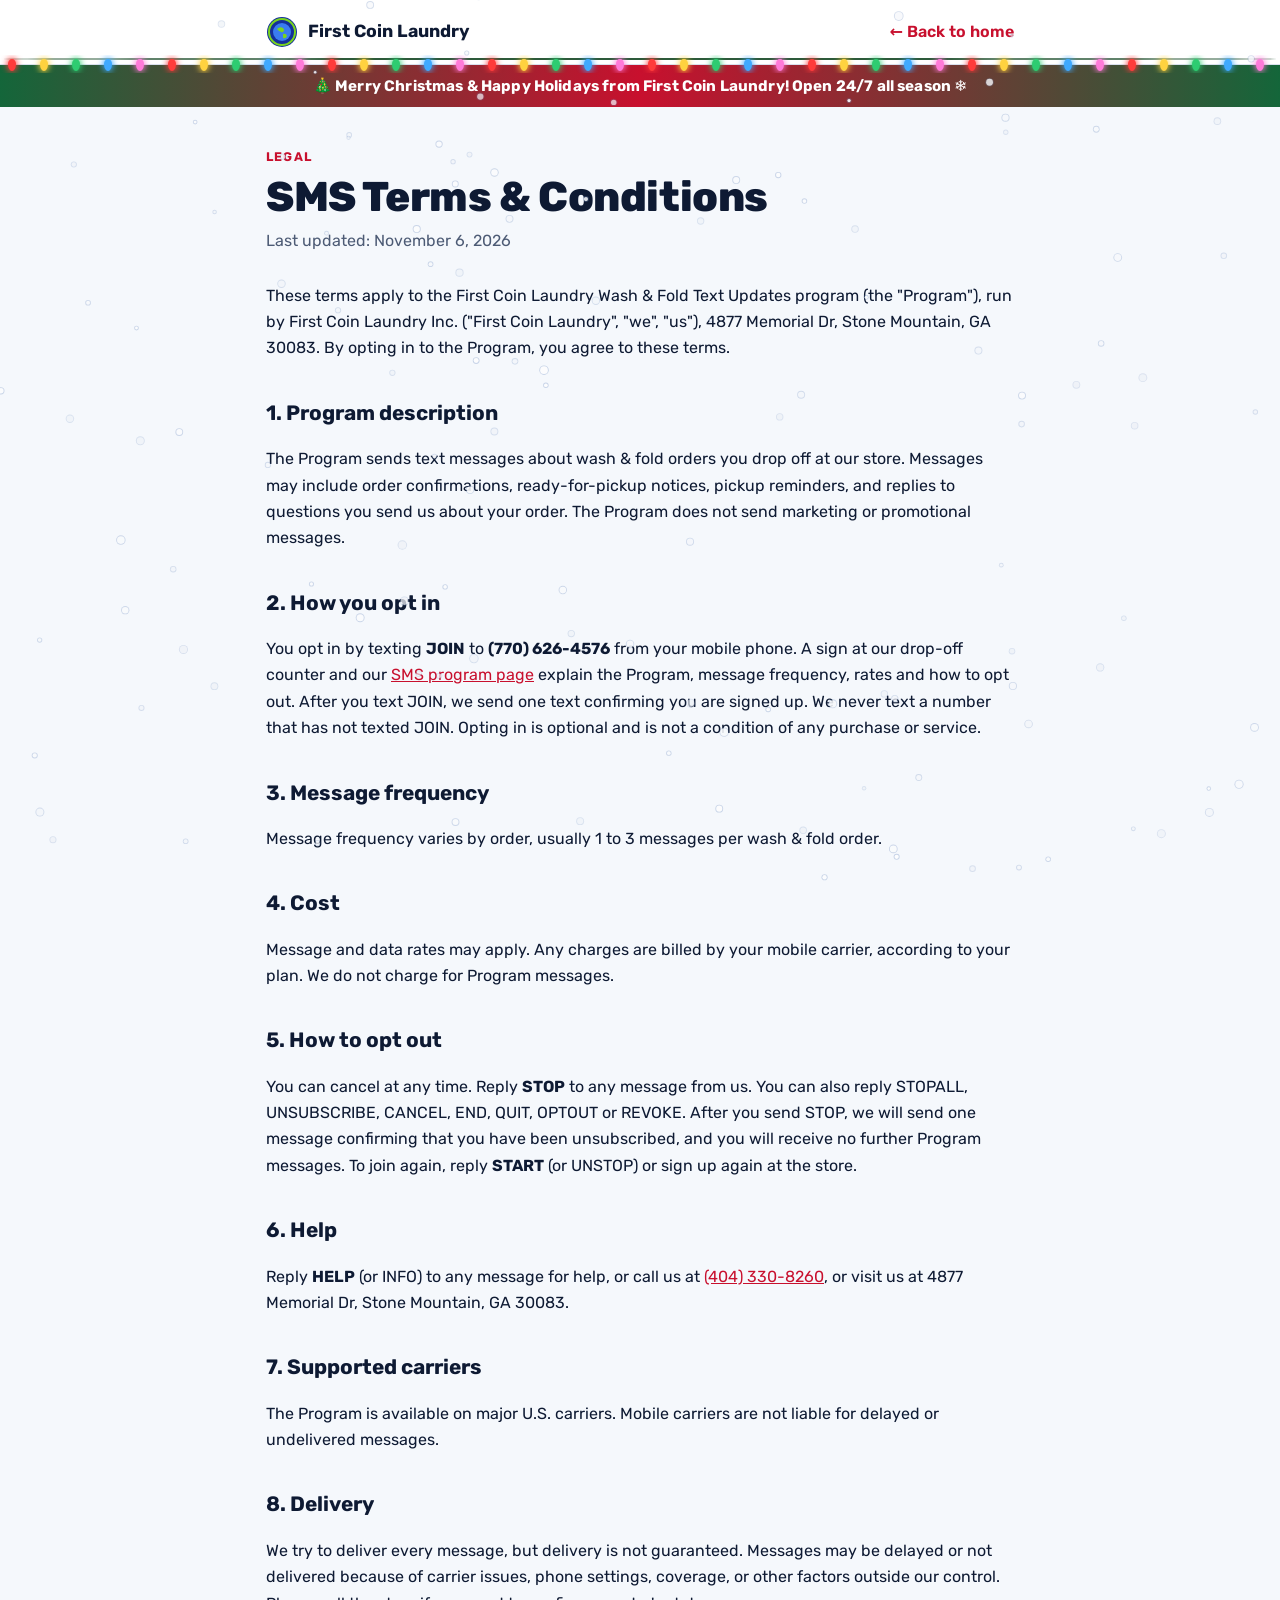
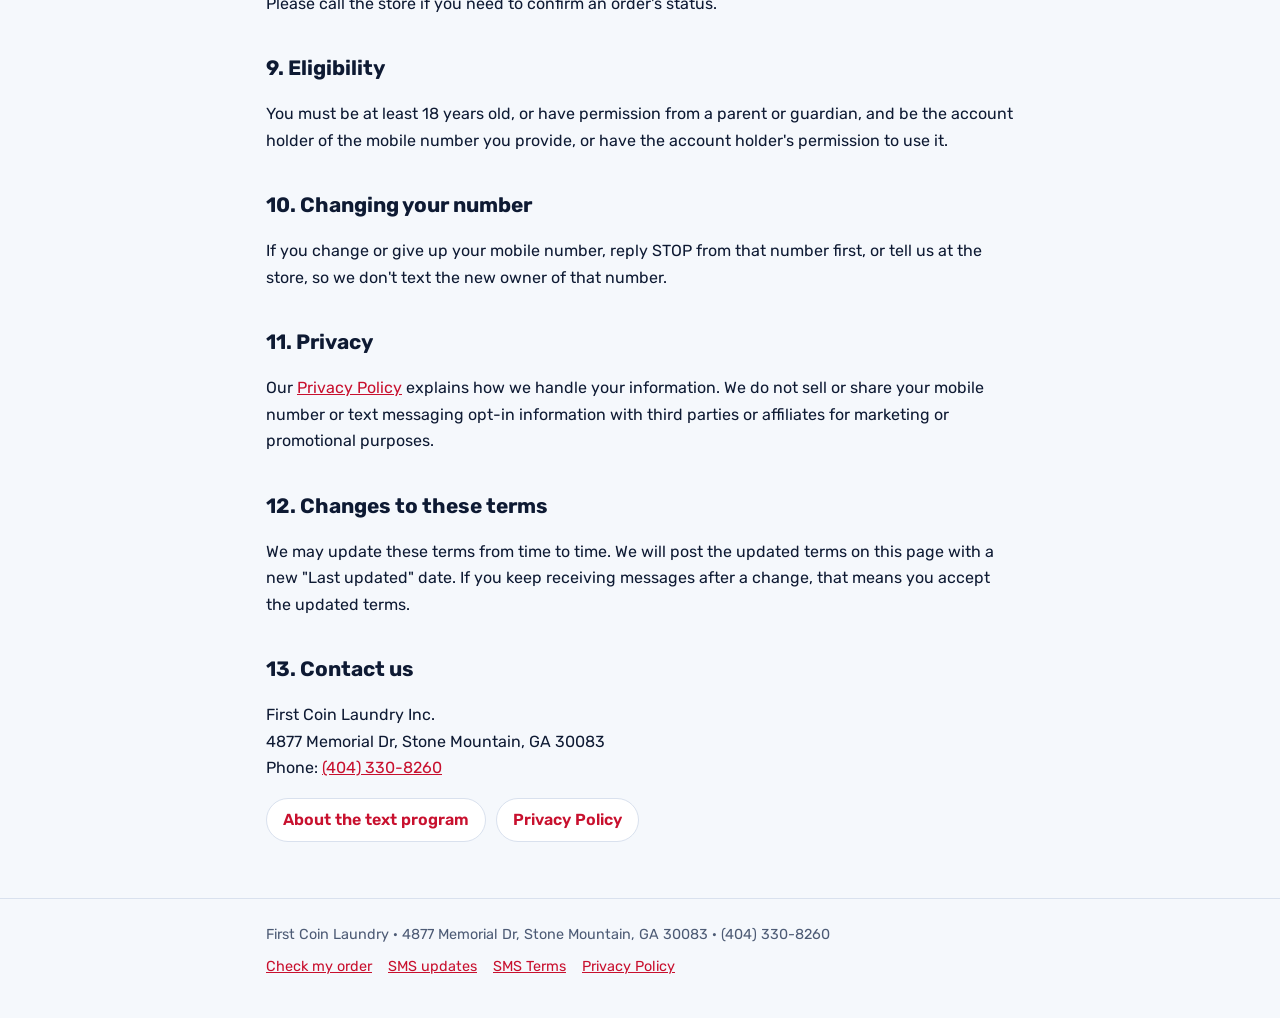
<file: sms-terms.html>
<!DOCTYPE html>
<html lang="en">
<head>
  <meta charset="UTF-8">
  <meta name="viewport" content="width=device-width, initial-scale=1.0">
  <title>SMS Terms &amp; Conditions · First Coin Laundry</title>
  <meta name="description" content="Terms and conditions for the First Coin Laundry wash & fold text message program.">
  <link rel="preconnect" href="https://fonts.googleapis.com">
  <link rel="preconnect" href="https://fonts.gstatic.com" crossorigin>
  <link href="https://fonts.googleapis.com/css2?family=Rubik:wght@400;500;600;700;800&display=swap" rel="stylesheet">
  <link rel="stylesheet" href="legal.css">
  <script src="holiday.js" defer></script>
</head>
<body>
  <header class="top">
    <div class="wrap">
      <a class="brand" href="index.html"><svg viewBox="0 0 64 64" aria-hidden="true"><circle cx="32" cy="32" r="30" fill="#14309a"/><circle cx="32" cy="32" r="26" fill="none" stroke="#7ad31f" stroke-width="4"/><circle cx="32" cy="32" r="18" fill="#3a7cf0"/><path d="M22 26 q6 -6 12 -2 q4 4 0 8 q-6 2 -12 -6z M34 36 q6 -2 8 4 q-2 6 -8 4z" fill="#7ad31f"/></svg>First Coin Laundry</a>
      <a class="back" href="index.html">&larr; Back to home</a>
    </div>
  </header>

  <main>
    <div class="wrap">
      <div class="eyebrow">Legal</div>
      <h1>SMS Terms &amp; Conditions</h1>
      <p class="updated">Last updated: November 6, 2026</p>

      <p>These terms apply to the First Coin Laundry Wash &amp; Fold Text Updates program (the "Program"), run by First Coin Laundry Inc. ("First Coin Laundry", "we", "us"), 4877 Memorial Dr, Stone Mountain, GA 30083. By opting in to the Program, you agree to these terms.</p>

      <h2>1. Program description</h2>
      <p>The Program sends text messages about wash &amp; fold orders you drop off at our store. Messages may include order confirmations, ready-for-pickup notices, pickup reminders, and replies to questions you send us about your order. The Program does not send marketing or promotional messages.</p>

      <h2>2. How you opt in</h2>
      <p>You opt in by texting <b>JOIN</b> to <b>(770) 626-4576</b> from your mobile phone. A sign at our drop-off counter and our <a href="sms.html#counter-notice">SMS program page</a> explain the Program, message frequency, rates and how to opt out. After you text JOIN, we send one text confirming you are signed up. We never text a number that has not texted JOIN. Opting in is optional and is not a condition of any purchase or service.</p>

      <h2>3. Message frequency</h2>
      <p>Message frequency varies by order, usually 1 to 3 messages per wash &amp; fold order.</p>

      <h2>4. Cost</h2>
      <p>Message and data rates may apply. Any charges are billed by your mobile carrier, according to your plan. We do not charge for Program messages.</p>

      <h2>5. How to opt out</h2>
      <p>You can cancel at any time. Reply <b>STOP</b> to any message from us. You can also reply STOPALL, UNSUBSCRIBE, CANCEL, END, QUIT, OPTOUT or REVOKE. After you send STOP, we will send one message confirming that you have been unsubscribed, and you will receive no further Program messages. To join again, reply <b>START</b> (or UNSTOP) or sign up again at the store.</p>

      <h2>6. Help</h2>
      <p>Reply <b>HELP</b> (or INFO) to any message for help, or call us at <a href="tel:+14043308260">(404) 330-8260</a>, or visit us at 4877 Memorial Dr, Stone Mountain, GA 30083.</p>

      <h2>7. Supported carriers</h2>
      <p>The Program is available on major U.S. carriers. Mobile carriers are not liable for delayed or undelivered messages.</p>

      <h2>8. Delivery</h2>
      <p>We try to deliver every message, but delivery is not guaranteed. Messages may be delayed or not delivered because of carrier issues, phone settings, coverage, or other factors outside our control. Please call the store if you need to confirm an order's status.</p>

      <h2>9. Eligibility</h2>
      <p>You must be at least 18 years old, or have permission from a parent or guardian, and be the account holder of the mobile number you provide, or have the account holder's permission to use it.</p>

      <h2>10. Changing your number</h2>
      <p>If you change or give up your mobile number, reply STOP from that number first, or tell us at the store, so we don't text the new owner of that number.</p>

      <h2>11. Privacy</h2>
      <p>Our <a href="privacy.html">Privacy Policy</a> explains how we handle your information. We do not sell or share your mobile number or text messaging opt-in information with third parties or affiliates for marketing or promotional purposes.</p>

      <h2>12. Changes to these terms</h2>
      <p>We may update these terms from time to time. We will post the updated terms on this page with a new "Last updated" date. If you keep receiving messages after a change, that means you accept the updated terms.</p>

      <h2>13. Contact us</h2>
      <p>First Coin Laundry Inc.<br>4877 Memorial Dr, Stone Mountain, GA 30083<br>Phone: <a href="tel:+14043308260">(404) 330-8260</a></p>

      <div class="links">
        <a href="sms.html">About the text program</a>
        <a href="privacy.html">Privacy Policy</a>
      </div>
    </div>
  </main>

  <footer>
    <div class="wrap">
      <span>First Coin Laundry · 4877 Memorial Dr, Stone Mountain, GA 30083 · (404) 330-8260</span>
      <nav aria-label="Legal"><a href="status.html">Check my order</a><a href="sms.html">SMS updates</a><a href="sms-terms.html">SMS Terms</a><a href="privacy.html">Privacy Policy</a></nav>
    </div>
  </footer>
</body>
</html>
</file>
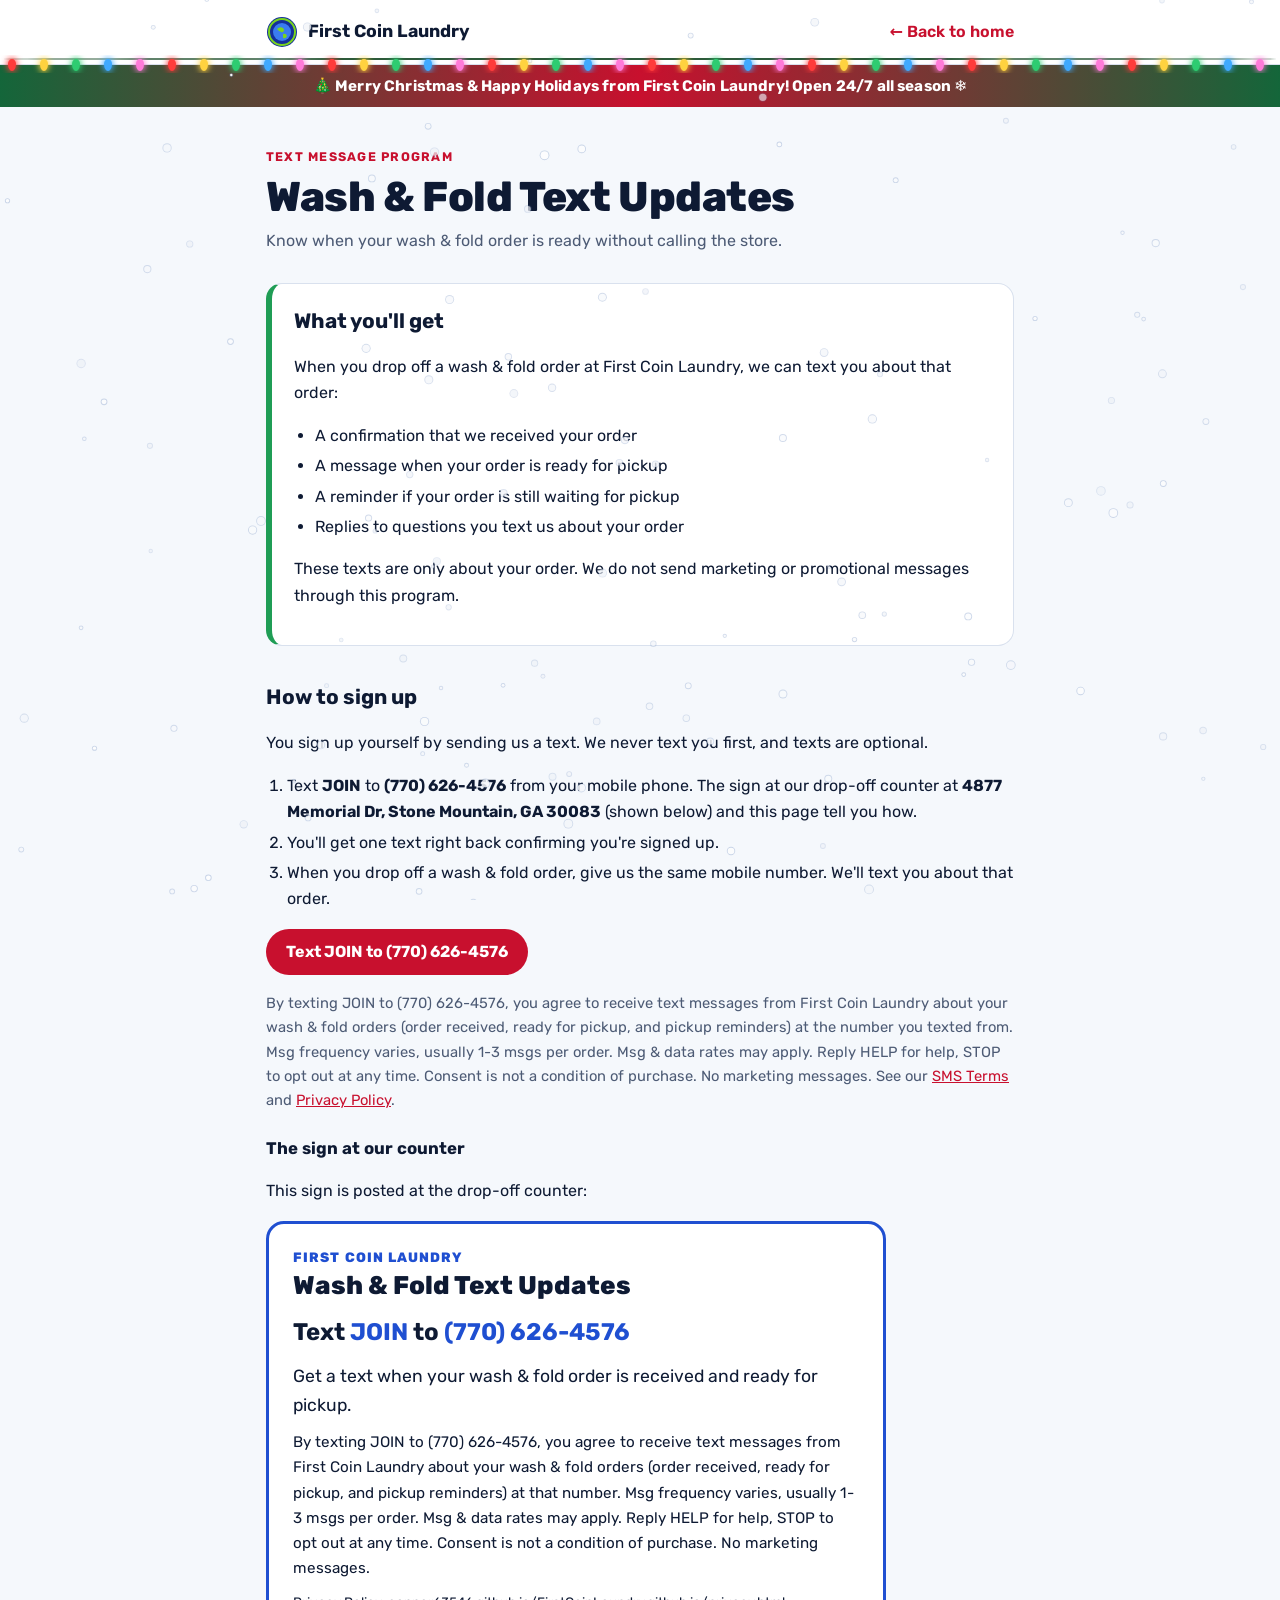
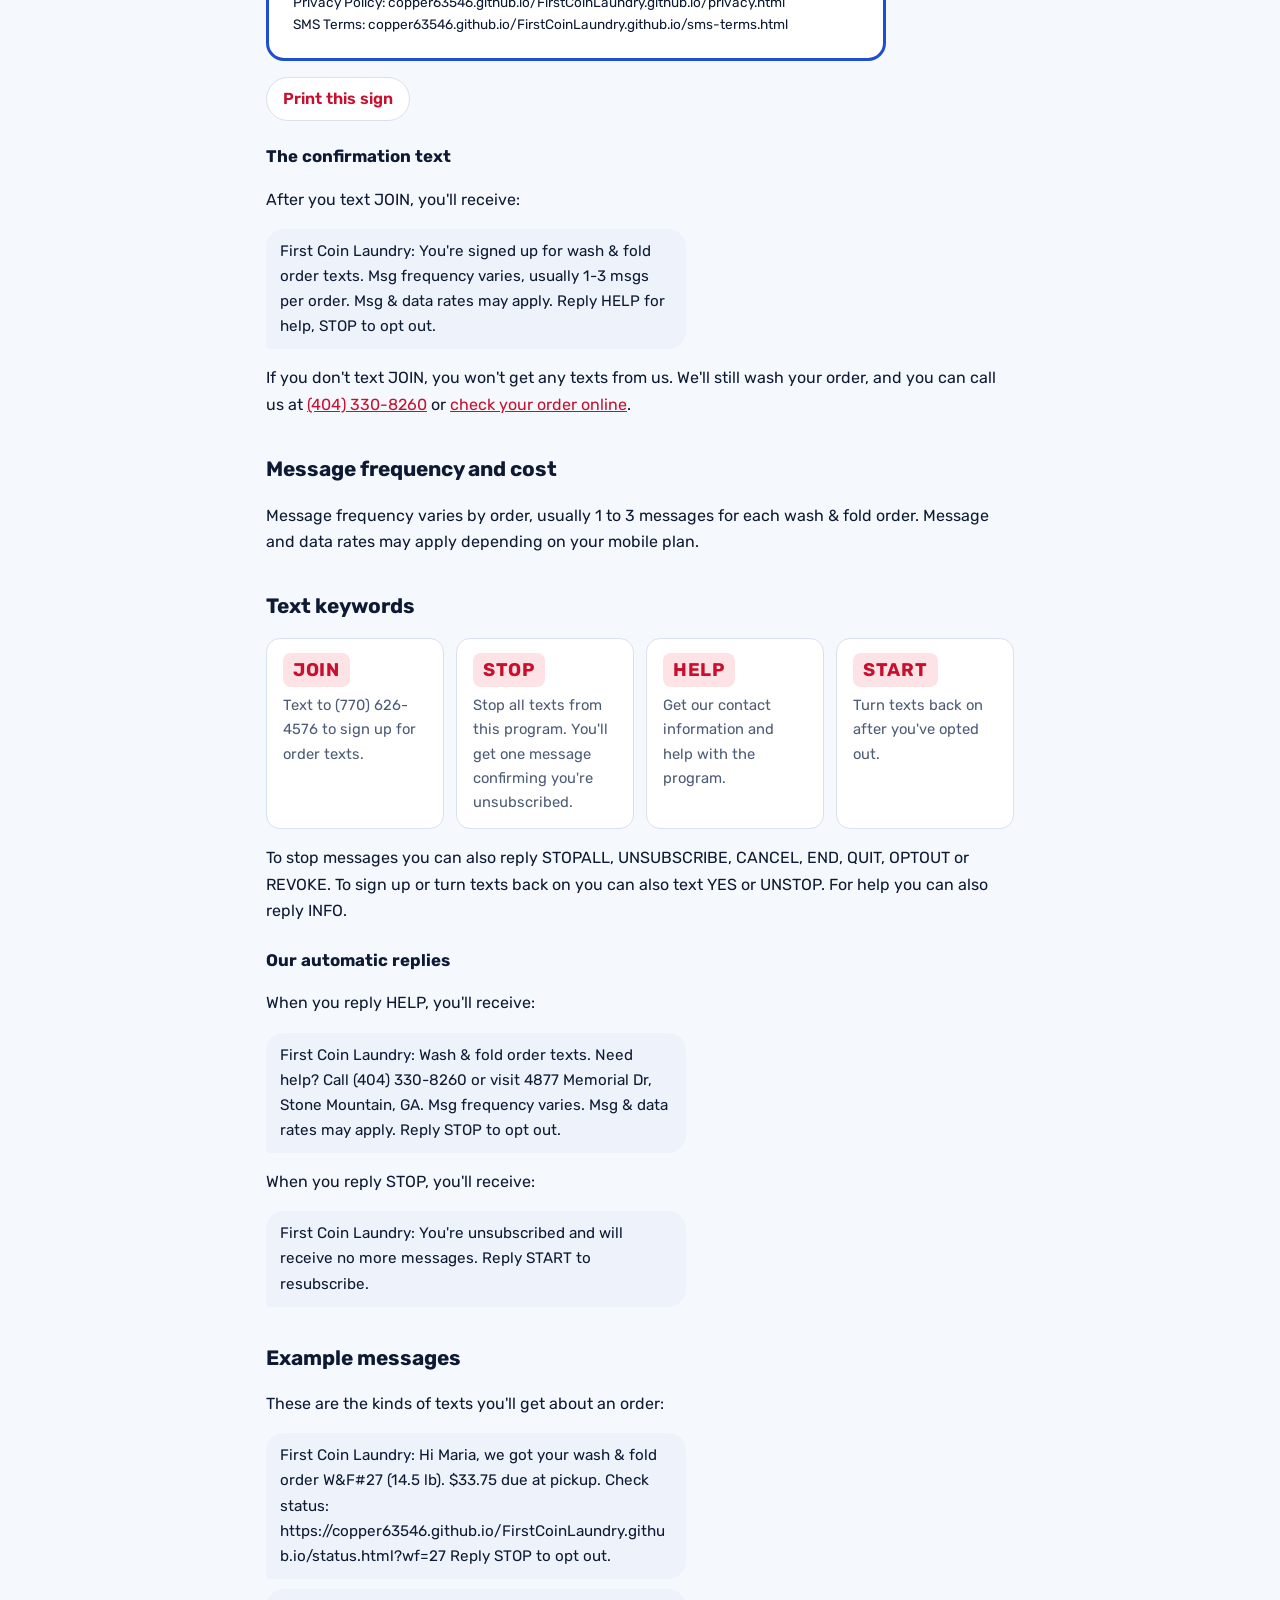
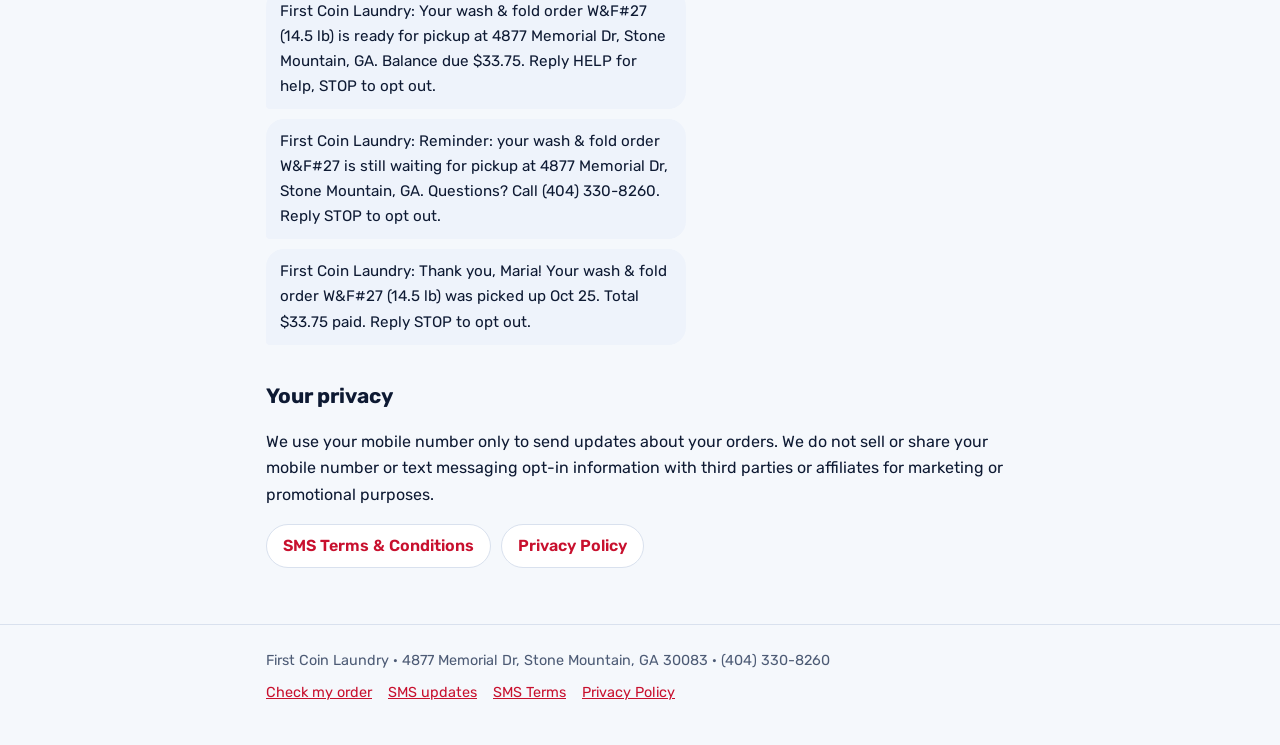
<file: sms.html>
<!DOCTYPE html>
<html lang="en">
<head>
  <meta charset="UTF-8">
  <meta name="viewport" content="width=device-width, initial-scale=1.0">
  <title>Wash &amp; Fold Text Updates · First Coin Laundry</title>
  <meta name="description" content="Sign up for text message updates about your wash & fold order at First Coin Laundry, 4877 Memorial Dr, Stone Mountain, GA.">
  <link rel="preconnect" href="https://fonts.googleapis.com">
  <link rel="preconnect" href="https://fonts.gstatic.com" crossorigin>
  <link href="https://fonts.googleapis.com/css2?family=Rubik:wght@400;500;600;700;800&display=swap" rel="stylesheet">
  <link rel="stylesheet" href="legal.css">
  <script src="holiday.js" defer></script>
</head>
<body>
  <header class="top">
    <div class="wrap">
      <a class="brand" href="index.html"><svg viewBox="0 0 64 64" aria-hidden="true"><circle cx="32" cy="32" r="30" fill="#14309a"/><circle cx="32" cy="32" r="26" fill="none" stroke="#7ad31f" stroke-width="4"/><circle cx="32" cy="32" r="18" fill="#3a7cf0"/><path d="M22 26 q6 -6 12 -2 q4 4 0 8 q-6 2 -12 -6z M34 36 q6 -2 8 4 q-2 6 -8 4z" fill="#7ad31f"/></svg>First Coin Laundry</a>
      <a class="back" href="index.html">&larr; Back to home</a>
    </div>
  </header>

  <main>
    <div class="wrap">
      <div class="eyebrow">Text message program</div>
      <h1>Wash &amp; Fold Text Updates</h1>
      <p class="updated">Know when your wash &amp; fold order is ready without calling the store.</p>

      <div class="card highlight">
        <h2 style="margin-top:0">What you'll get</h2>
        <p>When you drop off a wash &amp; fold order at First Coin Laundry, we can text you about that order:</p>
        <ul>
          <li>A confirmation that we received your order</li>
          <li>A message when your order is ready for pickup</li>
          <li>A reminder if your order is still waiting for pickup</li>
          <li>Replies to questions you text us about your order</li>
        </ul>
        <p>These texts are only about your order. We do not send marketing or promotional messages through this program.</p>
      </div>

      <h2>How to sign up</h2>
      <p>You sign up yourself by sending us a text. We never text you first, and texts are optional.</p>
      <ol>
        <li>Text <b>JOIN</b> to <b>(770) 626-4576</b> from your mobile phone. The sign at our drop-off counter at <b>4877 Memorial Dr, Stone Mountain, GA 30083</b> (shown below) and this page tell you how.</li>
        <li>You'll get one text right back confirming you're signed up.</li>
        <li>When you drop off a wash &amp; fold order, give us the same mobile number. We'll text you about that order.</li>
      </ol>
      <p class="no-print"><a class="text-btn" href="sms:+17706264576?&amp;body=JOIN">Text JOIN to (770) 626-4576</a></p>
      <p class="fine">By texting JOIN to (770) 626-4576, you agree to receive text messages from First Coin Laundry about your wash &amp; fold orders (order received, ready for pickup, and pickup reminders) at the number you texted from. Msg frequency varies, usually 1-3 msgs per order. Msg &amp; data rates may apply. Reply HELP for help, STOP to opt out at any time. Consent is not a condition of purchase. No marketing messages. See our <a href="sms-terms.html">SMS Terms</a> and <a href="privacy.html">Privacy Policy</a>.</p>

      <h3 id="counter-notice">The sign at our counter</h3>
      <p>This sign is posted at the drop-off counter:</p>
      <div class="optin-sign" id="sign">
        <div class="optin-brand">First Coin Laundry</div>
        <div class="optin-title">Wash &amp; Fold Text Updates</div>
        <p class="optin-cta">Text <b>JOIN</b> to <b>(770) 626-4576</b></p>
        <p class="optin-check">Get a text when your wash &amp; fold order is received and ready for pickup.</p>
        <p class="optin-terms">By texting JOIN to (770) 626-4576, you agree to receive text messages from First Coin Laundry about your wash &amp; fold orders (order received, ready for pickup, and pickup reminders) at that number. Msg frequency varies, usually 1-3 msgs per order. Msg &amp; data rates may apply. Reply HELP for help, STOP to opt out at any time. Consent is not a condition of purchase. No marketing messages.</p>
        <p class="optin-links">Privacy Policy: copper63546.github.io/FirstCoinLaundry.github.io/privacy.html<br>SMS Terms: copper63546.github.io/FirstCoinLaundry.github.io/sms-terms.html</p>
      </div>
      <p class="no-print"><button class="print-btn" type="button" onclick="window.print()">Print this sign</button></p>

      <h3>The confirmation text</h3>
      <p>After you text JOIN, you'll receive:</p>
      <div class="sms">First Coin Laundry: You're signed up for wash &amp; fold order texts. Msg frequency varies, usually 1-3 msgs per order. Msg &amp; data rates may apply. Reply HELP for help, STOP to opt out.</div>
      <p>If you don't text JOIN, you won't get any texts from us. We'll still wash your order, and you can call us at <a href="tel:+14043308260">(404) 330-8260</a> or <a href="status.html">check your order online</a>.</p>

      <h2>Message frequency and cost</h2>
      <p>Message frequency varies by order, usually 1 to 3 messages for each wash &amp; fold order. Message and data rates may apply depending on your mobile plan.</p>

      <h2>Text keywords</h2>
      <div class="keywords">
        <div class="kw"><b>JOIN</b><span>Text to (770) 626-4576 to sign up for order texts.</span></div>
        <div class="kw"><b>STOP</b><span>Stop all texts from this program. You'll get one message confirming you're unsubscribed.</span></div>
        <div class="kw"><b>HELP</b><span>Get our contact information and help with the program.</span></div>
        <div class="kw"><b>START</b><span>Turn texts back on after you've opted out.</span></div>
      </div>
      <p>To stop messages you can also reply STOPALL, UNSUBSCRIBE, CANCEL, END, QUIT, OPTOUT or REVOKE. To sign up or turn texts back on you can also text YES or UNSTOP. For help you can also reply INFO.</p>

      <h3>Our automatic replies</h3>
      <p>When you reply HELP, you'll receive:</p>
      <div class="sms">First Coin Laundry: Wash &amp; fold order texts. Need help? Call (404) 330-8260 or visit 4877 Memorial Dr, Stone Mountain, GA. Msg frequency varies. Msg &amp; data rates may apply. Reply STOP to opt out.</div>
      <p>When you reply STOP, you'll receive:</p>
      <div class="sms">First Coin Laundry: You're unsubscribed and will receive no more messages. Reply START to resubscribe.</div>

      <h2>Example messages</h2>
      <p>These are the kinds of texts you'll get about an order:</p>
      <div class="sms">First Coin Laundry: Hi Maria, we got your wash &amp; fold order W&amp;F#27 (14.5 lb). $33.75 due at pickup. Check status: https://copper63546.github.io/FirstCoinLaundry.github.io/status.html?wf=27 Reply STOP to opt out.</div>
      <div class="sms">First Coin Laundry: Your wash &amp; fold order W&amp;F#27 (14.5 lb) is ready for pickup at 4877 Memorial Dr, Stone Mountain, GA. Balance due $33.75. Reply HELP for help, STOP to opt out.</div>
      <div class="sms">First Coin Laundry: Reminder: your wash &amp; fold order W&amp;F#27 is still waiting for pickup at 4877 Memorial Dr, Stone Mountain, GA. Questions? Call (404) 330-8260. Reply STOP to opt out.</div>
      <div class="sms">First Coin Laundry: Thank you, Maria! Your wash &amp; fold order W&amp;F#27 (14.5 lb) was picked up Oct 25. Total $33.75 paid. Reply STOP to opt out.</div>

      <h2>Your privacy</h2>
      <p>We use your mobile number only to send updates about your orders. We do not sell or share your mobile number or text messaging opt-in information with third parties or affiliates for marketing or promotional purposes.</p>

      <div class="links">
        <a href="sms-terms.html">SMS Terms &amp; Conditions</a>
        <a href="privacy.html">Privacy Policy</a>
      </div>
    </div>
  </main>

  <footer>
    <div class="wrap">
      <span>First Coin Laundry · 4877 Memorial Dr, Stone Mountain, GA 30083 · (404) 330-8260</span>
      <nav aria-label="Legal"><a href="status.html">Check my order</a><a href="sms.html">SMS updates</a><a href="sms-terms.html">SMS Terms</a><a href="privacy.html">Privacy Policy</a></nav>
    </div>
  </footer>
</body>
</html>
</file>
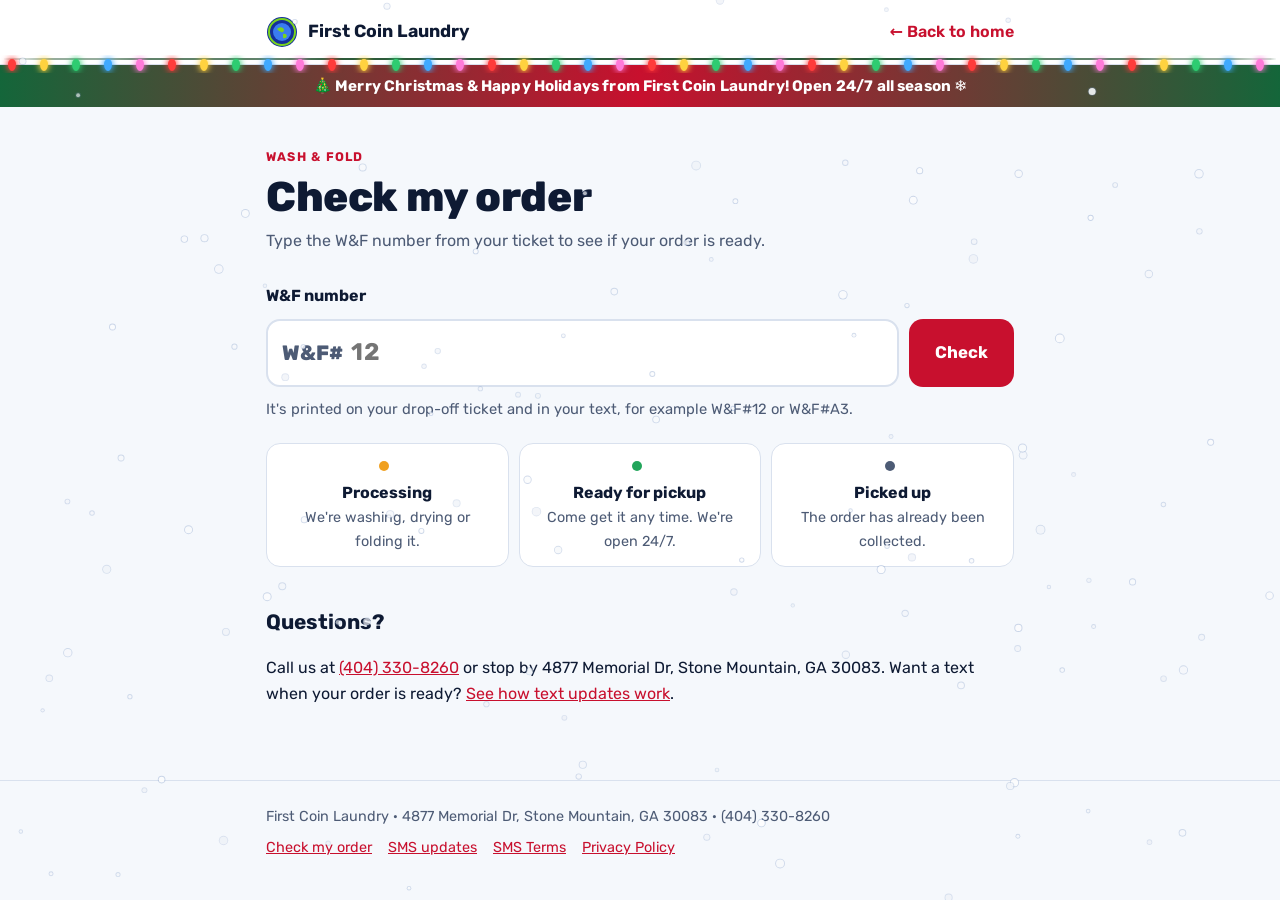
<file: status.html>
<!DOCTYPE html>
<html lang="en">
<head>
  <meta charset="UTF-8">
  <meta name="viewport" content="width=device-width, initial-scale=1.0">
  <title>Check My Order · First Coin Laundry</title>
  <meta name="description" content="Check if your wash & fold order at First Coin Laundry is ready for pickup. Enter the W&F number from your ticket.">
  <link rel="preconnect" href="https://fonts.googleapis.com">
  <link rel="preconnect" href="https://fonts.gstatic.com" crossorigin>
  <link href="https://fonts.googleapis.com/css2?family=Rubik:wght@400;500;600;700;800&display=swap" rel="stylesheet">
  <link rel="stylesheet" href="legal.css">
  <style>
    .lookup { display: flex; gap: 10px; flex-wrap: wrap; margin: 18px 0 8px; }
    .lookup label { flex: 1 1 100%; font-weight: 700; }
    .field { flex: 1 1 220px; display: flex; align-items: center; background: var(--surface); border: 2px solid var(--border); border-radius: 14px; padding: 0 14px; }
    .field:focus-within { border-color: var(--primary); }
    .field span { font-weight: 800; color: var(--muted); font-size: 1.3rem; }
    .field input { flex: 1; min-width: 0; border: 0; outline: 0; background: transparent; color: var(--text); font: inherit; font-size: 1.5rem; font-weight: 700; padding: 12px 8px; text-transform: uppercase; letter-spacing: .04em; }
    .go { font: inherit; font-weight: 700; font-size: 1.05rem; border: 0; border-radius: 14px; padding: 0 26px; min-height: 56px; background: var(--primary); color: #fff; cursor: pointer; }
    .go:focus-visible, .field input:focus-visible { outline: 3px solid var(--lime); outline-offset: 2px; }
    .hint { color: var(--muted); font-size: .92rem; margin: 0; }

    .result { margin-top: 22px; border-radius: 18px; padding: 22px; border: 2px solid var(--border); background: var(--surface); display: flex; gap: 18px; align-items: center; }
    .result[hidden] { display: none; }
    .badge { width: 64px; height: 64px; border-radius: 50%; display: grid; place-items: center; flex: none; font-size: 1.9rem; font-weight: 800; color: #fff; }
    .result h2 { margin: 0 0 4px; font-size: 1.5rem; }
    .result p { margin: 0; color: var(--muted); }
    .result.ready { border-color: #22a55b; background: color-mix(in srgb, #22a55b 9%, var(--surface)); }
    .result.ready .badge { background: #22a55b; }
    .result.processing { border-color: #f0a020; background: color-mix(in srgb, #f0a020 10%, var(--surface)); }
    .result.processing .badge { background: #f0a020; }
    .result.picked_up .badge, .result.missing .badge { background: var(--muted); }
    .result.error .badge { background: #d93a3f; }

    .stages { display: grid; grid-template-columns: repeat(3, minmax(0, 1fr)); gap: 10px; margin: 18px 0 0; padding: 0; list-style: none; }
    .stages li { background: var(--surface); border: 1px solid var(--border); border-radius: 14px; padding: 12px; text-align: center; font-size: .9rem; color: var(--muted); }
    .stages b { display: block; color: var(--text); font-size: 1rem; }
    .dot { display: inline-block; width: 10px; height: 10px; border-radius: 50%; margin-right: 6px; vertical-align: 1px; }
    @media (max-width: 520px) { .stages { grid-template-columns: minmax(0, 1fr); } .result { flex-direction: column; align-items: flex-start; } }
    .updated-note { color: var(--muted); font-size: .85rem; margin-top: 12px; }
  </style>
  <script src="holiday.js" defer></script>
</head>
<body>
  <header class="top">
    <div class="wrap">
      <a class="brand" href="index.html"><svg viewBox="0 0 64 64" aria-hidden="true"><circle cx="32" cy="32" r="30" fill="#14309a"/><circle cx="32" cy="32" r="26" fill="none" stroke="#7ad31f" stroke-width="4"/><circle cx="32" cy="32" r="18" fill="#3a7cf0"/><path d="M22 26 q6 -6 12 -2 q4 4 0 8 q-6 2 -12 -6z M34 36 q6 -2 8 4 q-2 6 -8 4z" fill="#7ad31f"/></svg>First Coin Laundry</a>
      <a class="back" href="index.html">&larr; Back to home</a>
    </div>
  </header>

  <main>
    <div class="wrap">
      <div class="eyebrow">Wash &amp; fold</div>
      <h1>Check my order</h1>
      <p class="updated">Type the W&amp;F number from your ticket to see if your order is ready.</p>

      <form class="lookup" id="lookupForm" autocomplete="off">
        <label for="wfNumber">W&amp;F number</label>
        <div class="field"><span aria-hidden="true">W&amp;F#</span><input id="wfNumber" name="wf" inputmode="text" placeholder="12" maxlength="10" aria-describedby="wfHint"></div>
        <button class="go" type="submit">Check</button>
        <p class="hint" id="wfHint">It's printed on your drop-off ticket and in your text, for example W&amp;F#12 or W&amp;F#A3.</p>
      </form>

      <div class="result" id="result" role="status" aria-live="polite" hidden>
        <div class="badge" id="badge" aria-hidden="true"></div>
        <div><h2 id="resTitle"></h2><p id="resText"></p></div>
      </div>
      <p class="updated-note" id="updatedNote"></p>

      <ul class="stages" aria-label="What each status means">
        <li><span class="dot" style="background:#f0a020"></span><b>Processing</b>We're washing, drying or folding it.</li>
        <li><span class="dot" style="background:#22a55b"></span><b>Ready for pickup</b>Come get it any time. We're open 24/7.</li>
        <li><span class="dot" style="background:var(--muted)"></span><b>Picked up</b>The order has already been collected.</li>
      </ul>

      <h2>Questions?</h2>
      <p>Call us at <a href="tel:+14043308260">(404) 330-8260</a> or stop by 4877 Memorial Dr, Stone Mountain, GA 30083. Want a text when your order is ready? <a href="sms.html">See how text updates work</a>.</p>
    </div>
  </main>

  <footer>
    <div class="wrap">
      <span>First Coin Laundry · 4877 Memorial Dr, Stone Mountain, GA 30083 · (404) 330-8260</span>
      <nav aria-label="Legal"><a href="status.html">Check my order</a><a href="sms.html">SMS updates</a><a href="sms-terms.html">SMS Terms</a><a href="privacy.html">Privacy Policy</a></nav>
    </div>
  </footer>

  <script>
    // The store's POS uploads wf-status.json to the "wf-status" branch of this site's repo. It holds only
    // W&F numbers and their status (+ orders ahead / estimated ready time while processing) - no names,
    // phone numbers, weights or prices. Read it through the GitHub API first (fresh), then the raw file.
    const REPO = "copper63546/FirstCoinLaundry.github.io";
    const SOURCES = [
      () => fetch(`https://api.github.com/repos/${REPO}/contents/wf-status.json?ref=wf-status`,
                  { headers: { Accept: "application/vnd.github.raw+json" }, cache: "no-store" }),
      () => fetch(`https://raw.githubusercontent.com/${REPO}/wf-status/wf-status.json?t=${Date.now()}`, { cache: "no-store" })
    ];
    const els = {
      form: document.getElementById("lookupForm"), input: document.getElementById("wfNumber"),
      box: document.getElementById("result"), badge: document.getElementById("badge"),
      title: document.getElementById("resTitle"), text: document.getElementById("resText"),
      note: document.getElementById("updatedNote")
    };

    async function loadStatus() {
      for (const get of SOURCES) {
        try {
          const r = await get();
          if (r.ok) return await r.json();
        } catch (e) { /* try the next source */ }
      }
      throw new Error("unavailable");
    }

    // "2026-11-20T16:45" (or "16:45" = today) -> "4:45 PM", or "Sat 10:15 AM" when not today
    function fmtReady(v) {
      if (!v) return "";
      const d = new Date(/^\d{1,2}:\d{2}$/.test(v) ? new Date().toDateString() + " " + v : v);
      if (isNaN(d)) return "";
      const time = d.toLocaleTimeString("en-US", { hour: "numeric", minute: "2-digit" });
      return d.toDateString() === new Date().toDateString() ? time
        : d.toLocaleDateString("en-US", { weekday: "short" }) + " " + time;
    }
    function readyPassed(v) {
      const d = new Date(/^\d{1,2}:\d{2}$/.test(v || "") ? new Date().toDateString() + " " + v : v);
      return !isNaN(d) && d < new Date();
    }

    // Same rules as the POS: "W&F#12", "wf 12", "#12", "12" -> "12";  "a3" -> "A3"
    function normalize(text) {
      return text.toUpperCase().replace(/W\s*&\s*F|WF|W-|#|\s/g, "").replace(/^([A-Z]*)0+(\d)/, "$1$2");
    }

    function fmtTime(iso) {
      const d = new Date(iso);
      return isNaN(d) ? "" : d.toLocaleString("en-US", { month: "short", day: "numeric", hour: "numeric", minute: "2-digit" });
    }

    function show(kind, badge, title, text) {
      els.box.className = "result " + kind;
      els.badge.textContent = badge;
      els.title.textContent = title;
      els.text.textContent = text;
      els.box.hidden = false;
    }

    async function check(raw) {
      const num = normalize(raw);
      if (!num) { els.input.focus(); return; }
      els.input.value = num;
      show("missing", "…", `Checking W&F#${num}…`, "");
      let data;
      try {
        data = await loadStatus();
      } catch (e) {
        show("error", "!", "Order lookup isn't available right now",
             "Please try again in a few minutes, or call us at (404) 330-8260.");
        return;
      }
      const o = (data.orders || {})[num];
      const status = o && (o.status || o.stage);
      els.note.textContent = data.updated ? "Store system last updated " + fmtTime(data.updated) + "." : "";
      if (!o) {
        show("missing", "?", `We couldn't find W&F#${num}`,
             "Check the number on your ticket. Orders picked up more than a week ago aren't listed. Still stuck? Call (404) 330-8260.");
      } else if (status === "ready") {
        show("ready", "✓", `W&F#${num} is ready for pickup!`,
             "Come get it any time at 4877 Memorial Dr. We're open 24/7.");
      } else if (status === "picked_up") {
        show("picked_up", "✓", `W&F#${num} was picked up`,
             "This order has already been collected. Not you? Call (404) 330-8260.");
      } else {
        const parts = [];
        if (typeof o.ahead === "number") {
          parts.push(o.ahead === 0 ? "Your order is next in line." :
                     `${o.ahead} order${o.ahead === 1 ? "" : "s"} ahead of you.`);
        }
        if (o.ready_by) {
          parts.push(readyPassed(o.ready_by) ? "It should be ready any minute now."
                                             : `Estimated ready around ${fmtReady(o.ready_by)}.`);
        }
        parts.push(parts.length ? "Times are estimates."
                                : "We're washing, drying or folding it. Check back soon.");
        show("processing", "…", `W&F#${num} is being processed`, parts.join(" "));
      }
    }

    els.form.addEventListener("submit", e => { e.preventDefault(); check(els.input.value); });
    // A link like status.html?wf=12 checks that order right away
    const pre = new URLSearchParams(location.search).get("wf");
    if (pre) { els.input.value = pre; check(pre); }
  </script>
</body>
</html>
</file>
<file: legal.css>
/* Shared styles for the SMS program, SMS terms and privacy policy pages */
:root {
  --bg: #f5f8fc;
  --surface: #ffffff;
  --surface-2: #eef3fb;
  --text: #0e1a33;
  --muted: #4d5b75;
  --primary: #1f4fd1;
  --primary-soft: #dfe7fb;
  --lime: #7ad31f;
  --border: #d9e1ee;
}
@media (prefers-color-scheme: dark) {
  :root {
    --bg: #0a1020;
    --surface: #121a2e;
    --surface-2: #17213a;
    --text: #e9eefa;
    --muted: #a1adc6;
    --primary: #6d8dff;
    --primary-soft: #1d2a52;
    --lime: #8fe33a;
    --border: #26314d;
  }
}

* { box-sizing: border-box; }
body {
  margin: 0;
  font-family: "Rubik", system-ui, -apple-system, "Segoe UI", Roboto, sans-serif;
  background: var(--bg);
  color: var(--text);
  line-height: 1.65;
  -webkit-font-smoothing: antialiased;
}
a { color: var(--primary); }
.wrap { max-width: 780px; margin: 0 auto; padding: 0 16px; }

.top { background: var(--surface); border-bottom: 1px solid var(--border); }
.top .wrap { display: flex; align-items: center; justify-content: space-between; gap: 12px; min-height: 64px; flex-wrap: wrap; }
.brand { display: inline-flex; align-items: center; gap: 10px; font-weight: 700; font-size: 1.1rem; color: var(--text); text-decoration: none; }
.brand svg { width: 32px; height: 32px; flex: none; }
.back { font-weight: 600; text-decoration: none; }

main { padding: 40px 0 56px; }
.eyebrow { color: var(--primary); font-weight: 700; text-transform: uppercase; letter-spacing: .1em; font-size: .78rem; }
h1 { font-size: clamp(1.9rem, 5vw, 2.6rem); line-height: 1.12; margin: 6px 0 8px; font-weight: 800; letter-spacing: -0.01em; }
.updated { color: var(--muted); margin: 0 0 28px; }
h2 { font-size: 1.3rem; margin: 34px 0 8px; }
h3 { font-size: 1.05rem; margin: 22px 0 6px; }
p, li { color: var(--text); }
ul, ol { padding-left: 1.3em; }
li { margin: 4px 0; }

.card { background: var(--surface); border: 1px solid var(--border); border-radius: 16px; padding: 20px 22px; margin: 18px 0; }
.card.highlight { border-left: 6px solid var(--lime); }
.consent { background: var(--surface-2); border-radius: 12px; padding: 14px 16px; font-size: .95rem; }
.consent .box { display: inline-block; width: 16px; height: 16px; border: 2px solid var(--text); border-radius: 3px; vertical-align: -3px; margin-right: 8px; }

.keywords { display: grid; grid-template-columns: repeat(auto-fit, minmax(170px, 1fr)); gap: 12px; margin: 14px 0; }
.kw { background: var(--surface); border: 1px solid var(--border); border-radius: 14px; padding: 14px 16px; }
.kw b { display: inline-block; font-size: 1.15rem; letter-spacing: .04em; background: var(--primary-soft); color: var(--primary); border-radius: 8px; padding: 2px 10px; margin-bottom: 6px; }
.kw span { display: block; color: var(--muted); font-size: .92rem; }

.sms { overflow-wrap: anywhere; max-width: 420px; background: var(--surface-2); border-radius: 18px 18px 18px 4px; padding: 10px 14px; margin: 10px 0; font-size: .95rem; }

.optin-sign { background: #fff; color: #0e1a33; border: 3px solid #1f4fd1; border-radius: 18px; padding: 22px 24px; margin: 14px 0; max-width: 620px; }
.optin-brand { color: #1f4fd1; font-weight: 800; text-transform: uppercase; letter-spacing: .08em; font-size: .85rem; }
.optin-title { font-size: 1.6rem; font-weight: 800; line-height: 1.2; margin: 2px 0 12px; }
.optin-sign p { color: #0e1a33; }
.optin-check { font-size: 1.1rem; margin: 0 0 10px; }
.optin-check .box { display: inline-block; width: 20px; height: 20px; border: 2px solid #0e1a33; border-radius: 4px; vertical-align: -4px; margin-right: 10px; }
.optin-terms { font-size: .95rem; margin: 0 0 10px; }
.optin-cta { font-size: 1.5rem; font-weight: 700; margin: 0 0 10px; }
.optin-cta b { color: #1f4fd1; }
.text-btn { display: inline-block; font-weight: 700; text-decoration: none; background: var(--primary); color: #fff; border-radius: 999px; padding: 10px 20px; }
.fine { color: var(--muted); font-size: .92rem; }
.optin-links { font-size: .85rem; color: #4d5b75; margin: 0; overflow-wrap: anywhere; }
.print-btn { font: inherit; font-weight: 600; border: 1px solid var(--border); background: var(--surface); color: var(--primary); border-radius: 999px; padding: 8px 16px; cursor: pointer; }
@media print {
  body { background: #fff; }
  body * { visibility: hidden; }
  .optin-sign, .optin-sign * { visibility: visible; }
  .optin-sign { position: absolute; left: 0; top: 0; max-width: none; width: 100%; font-size: 1.25rem; }
  .optin-title { font-size: 2.4rem; }
  .optin-check { font-size: 1.5rem; }
  .optin-cta { font-size: 2.6rem; }
  .optin-terms { font-size: 1.2rem; }
  .optin-links { font-size: 1rem; }
}

.links { display: flex; flex-wrap: wrap; gap: 10px; margin-top: 10px; }
.links a { background: var(--surface); border: 1px solid var(--border); border-radius: 999px; padding: 8px 16px; text-decoration: none; font-weight: 600; }

footer { border-top: 1px solid var(--border); padding: 24px 0 40px; color: var(--muted); font-size: .9rem; }
footer .wrap { display: flex; flex-wrap: wrap; gap: 8px 18px; justify-content: space-between; }
footer nav { display: flex; flex-wrap: wrap; gap: 8px 16px; }
</file>
